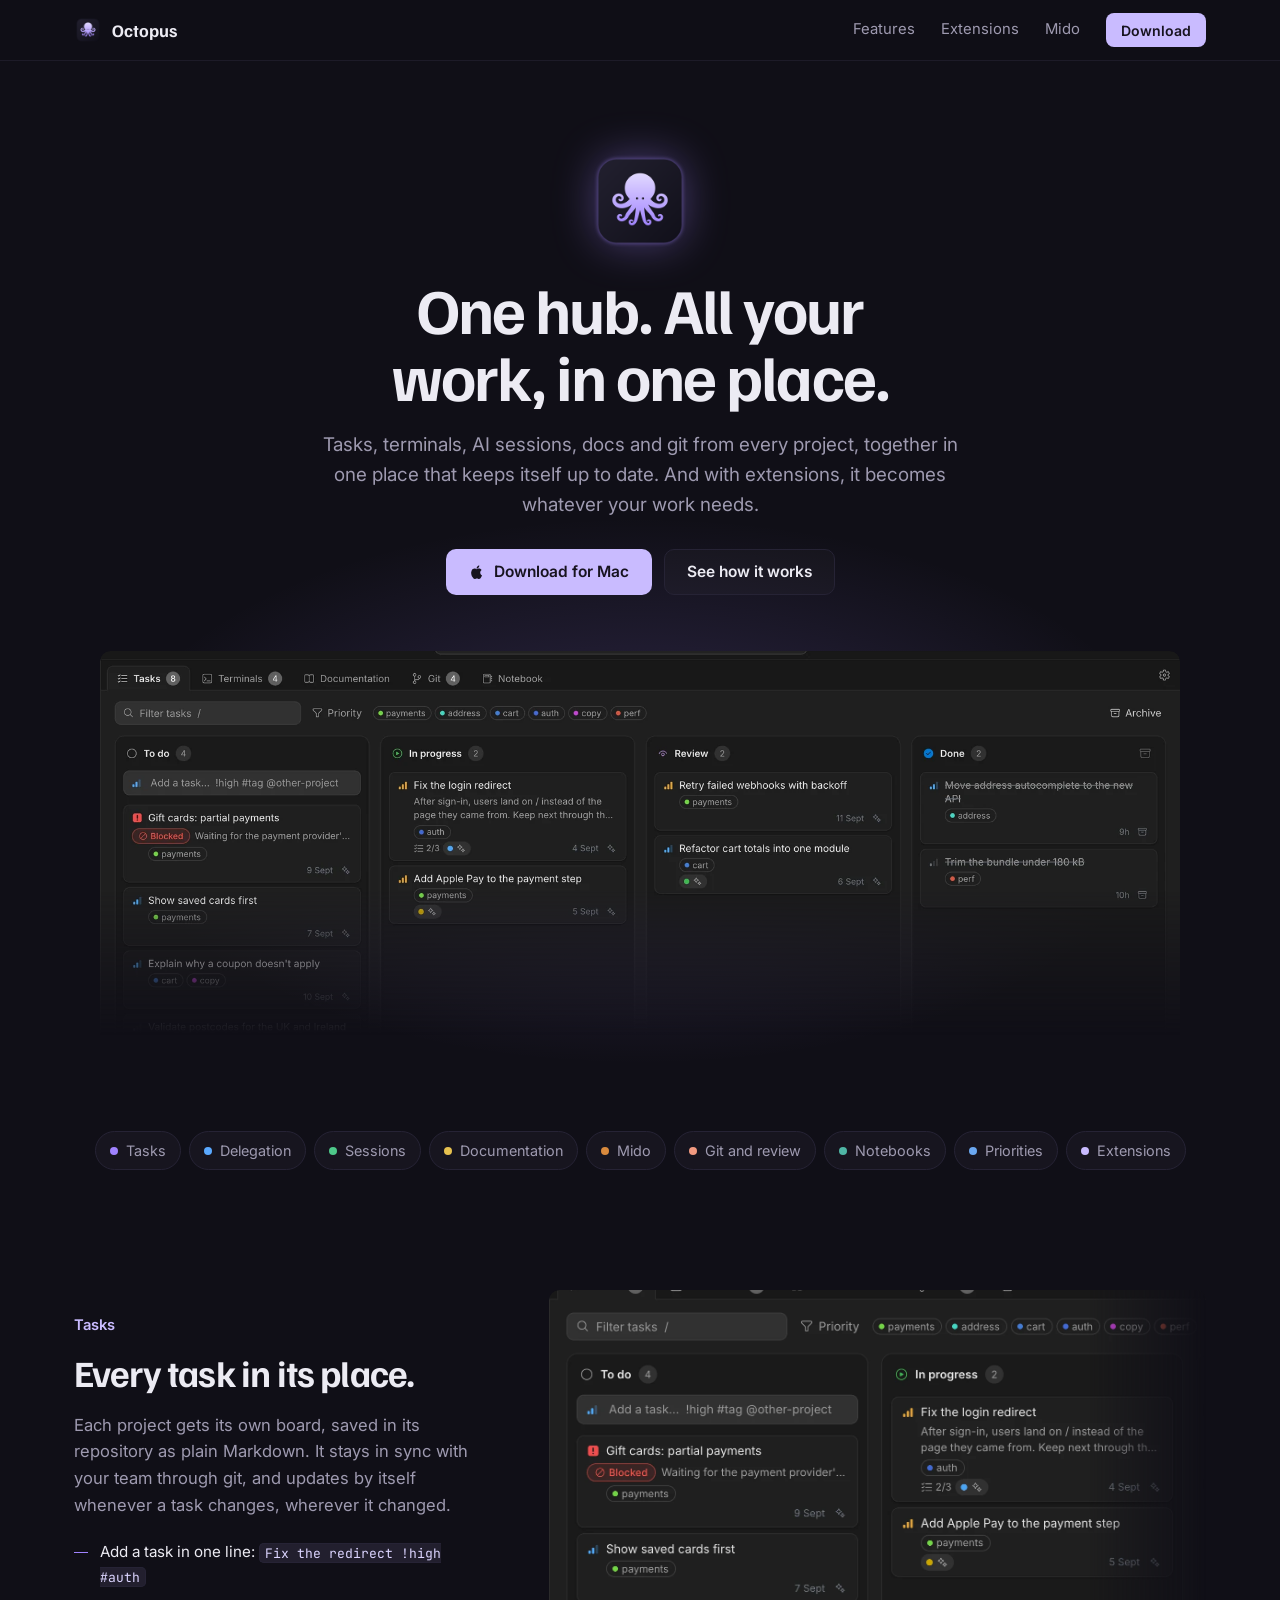
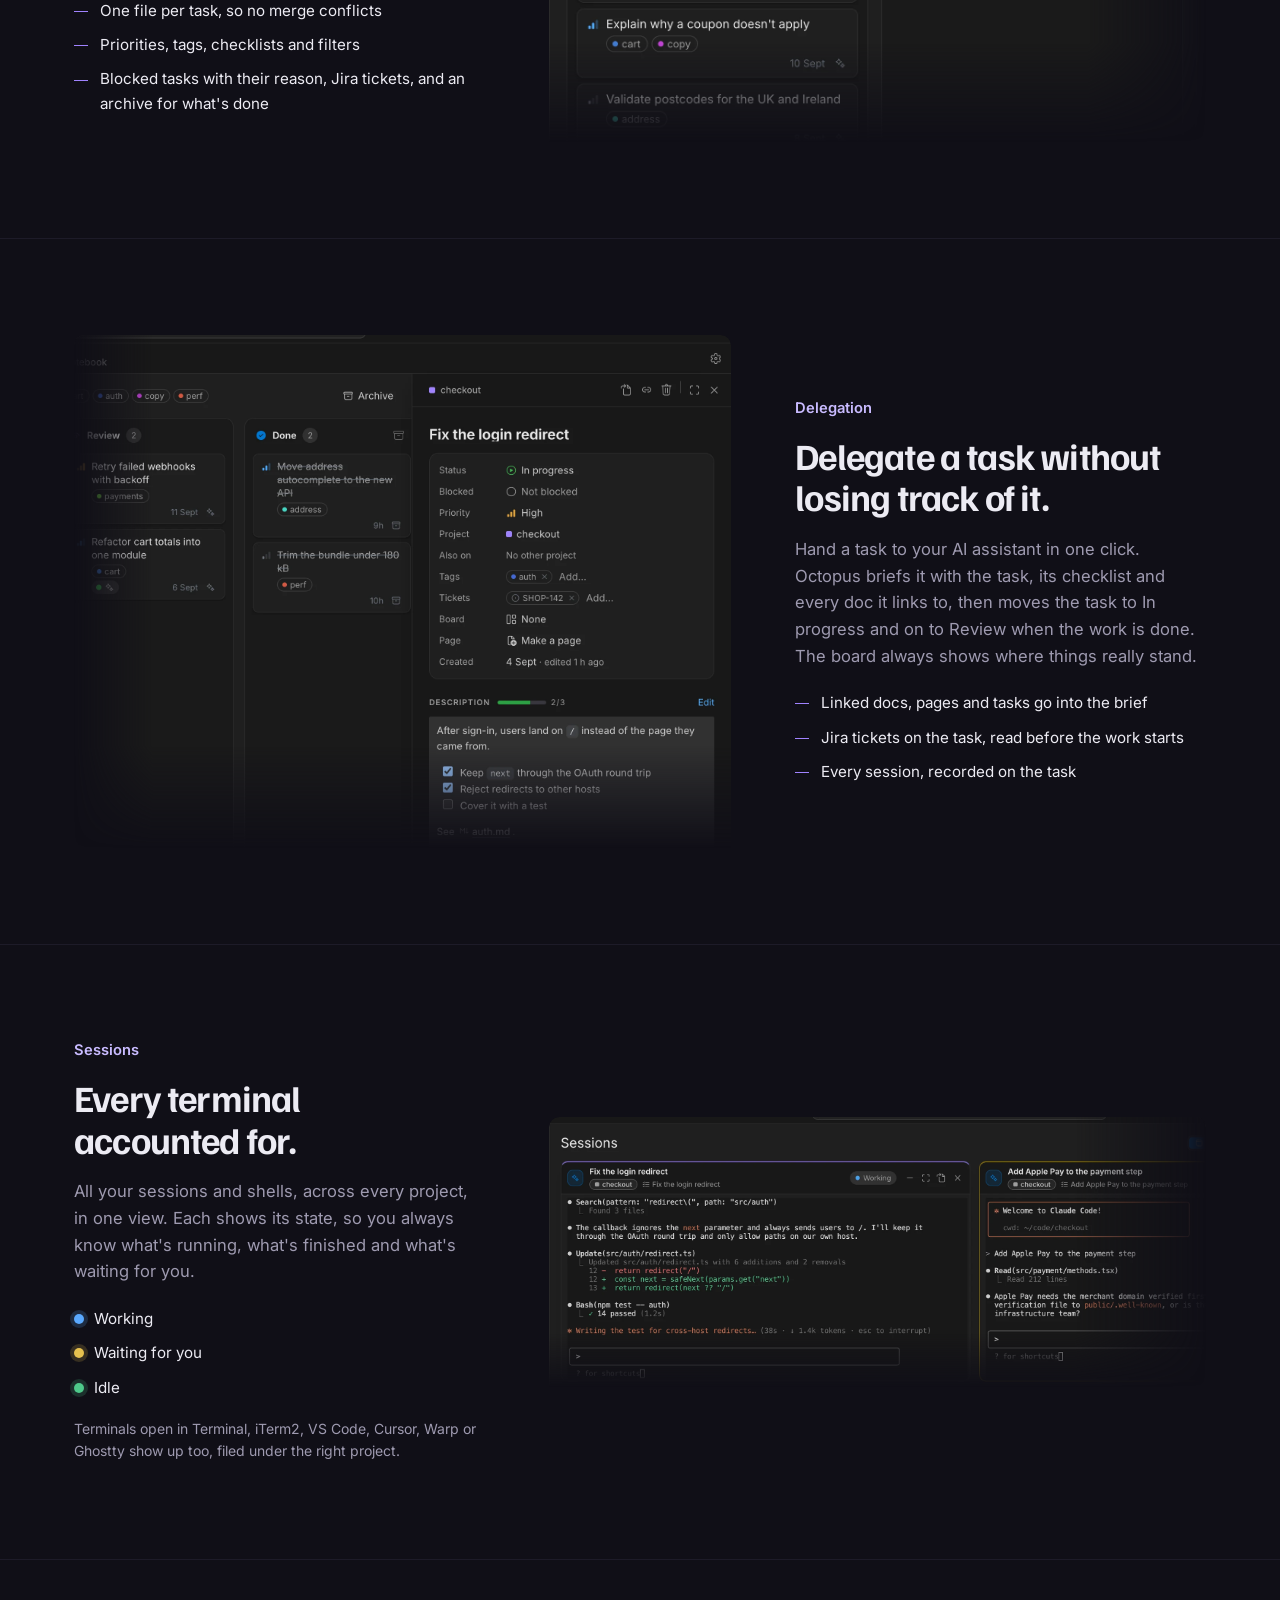
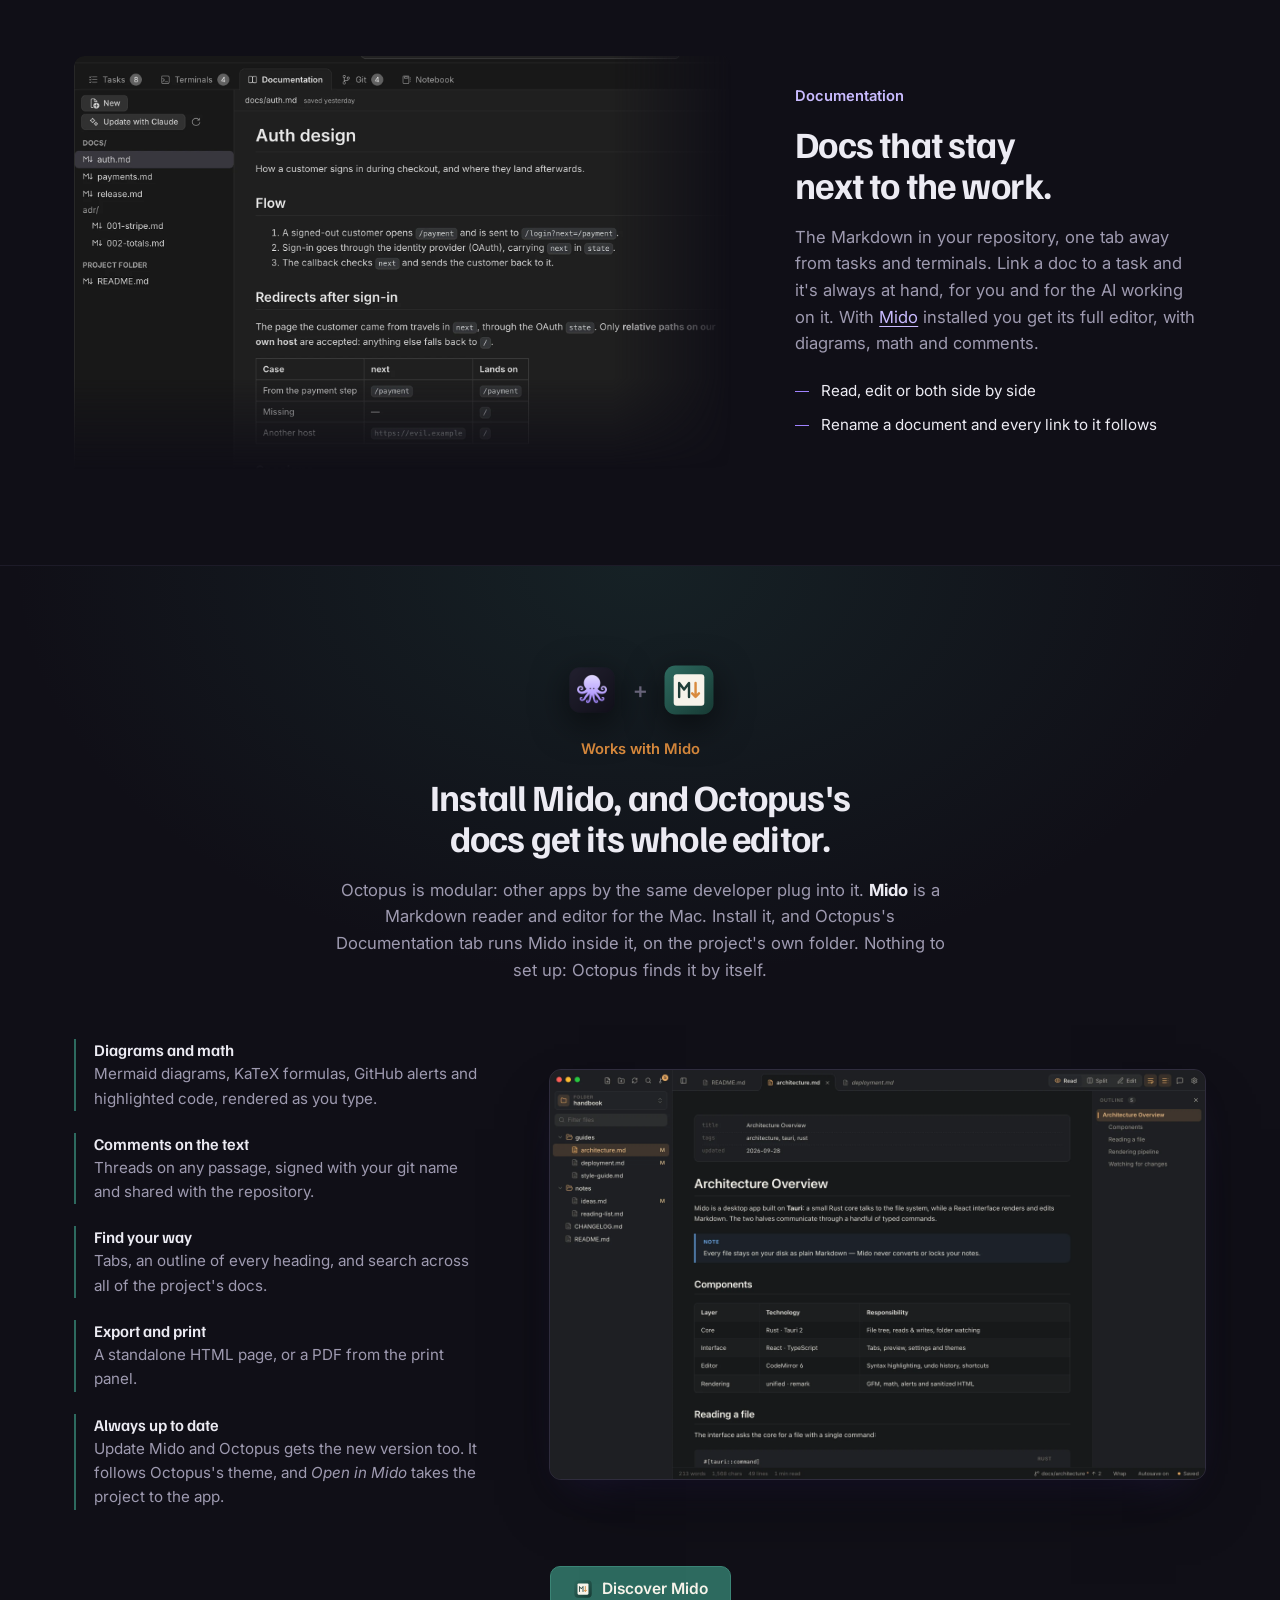
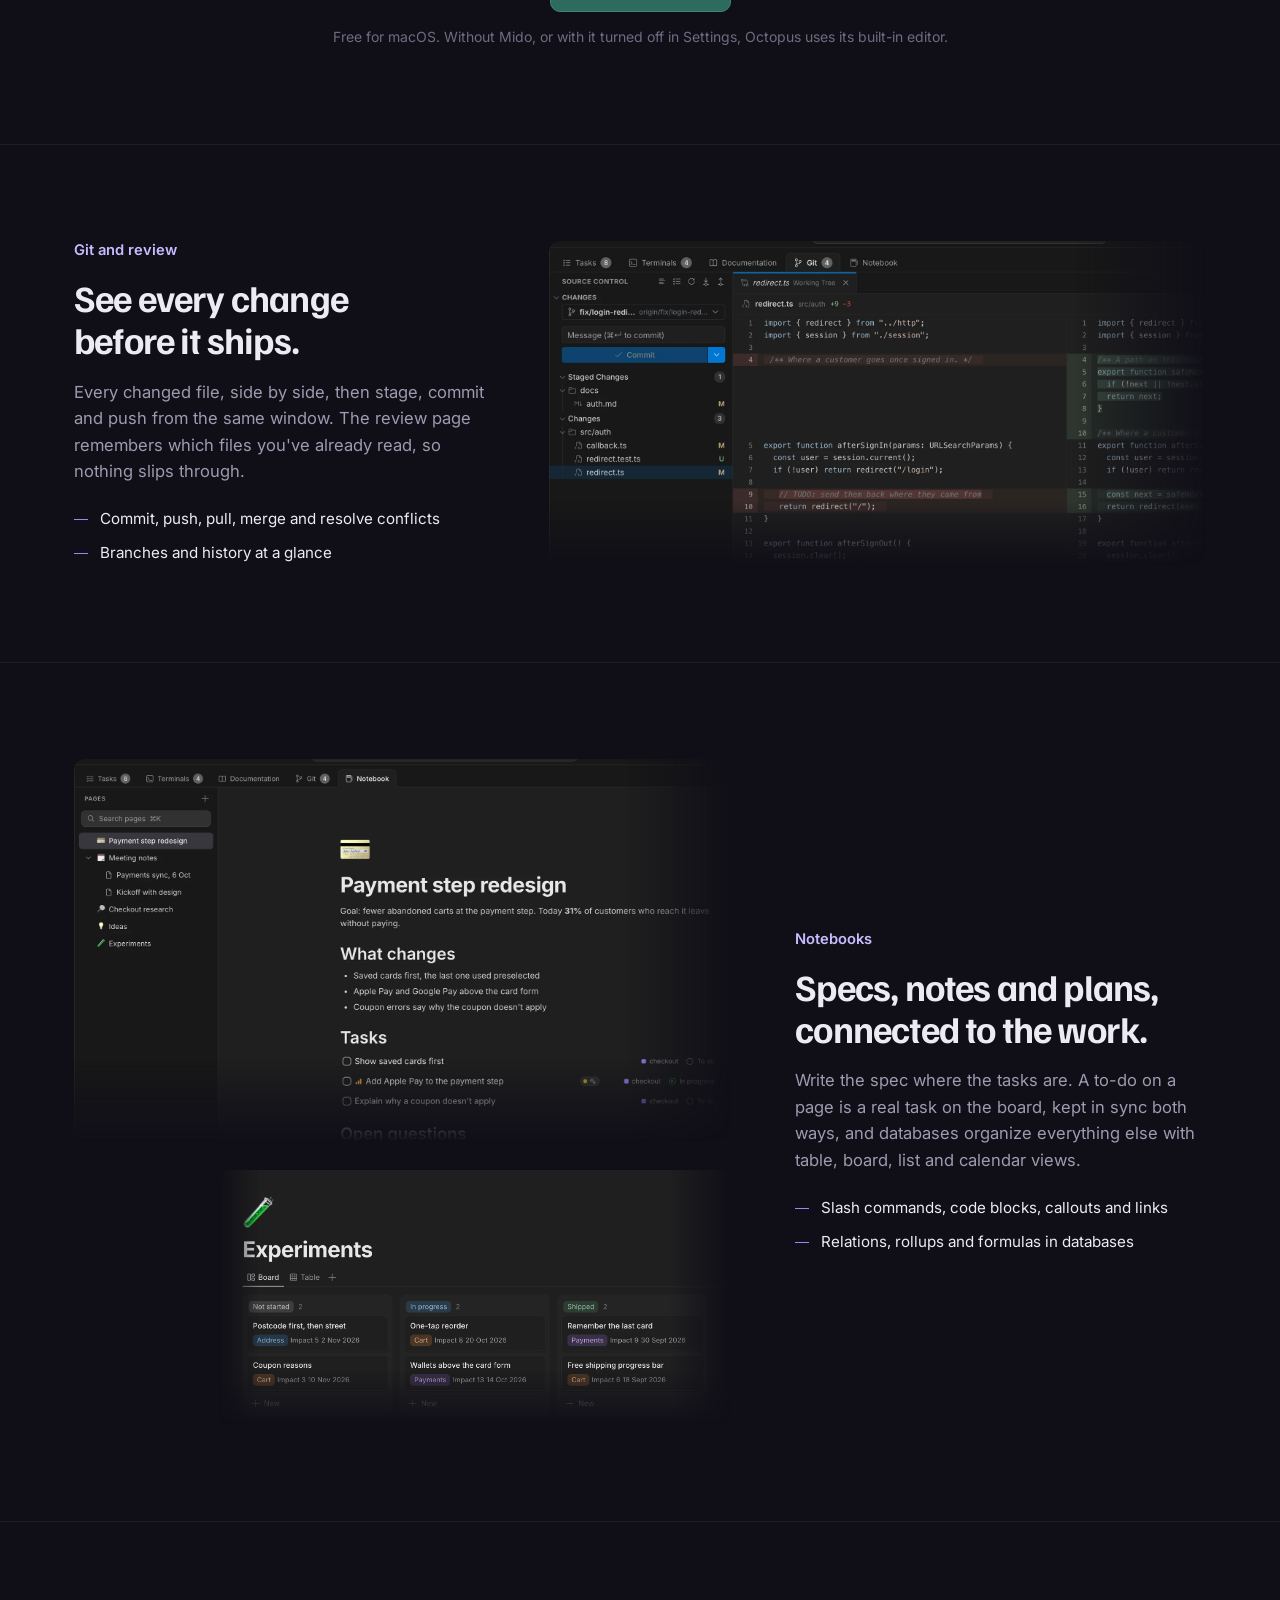
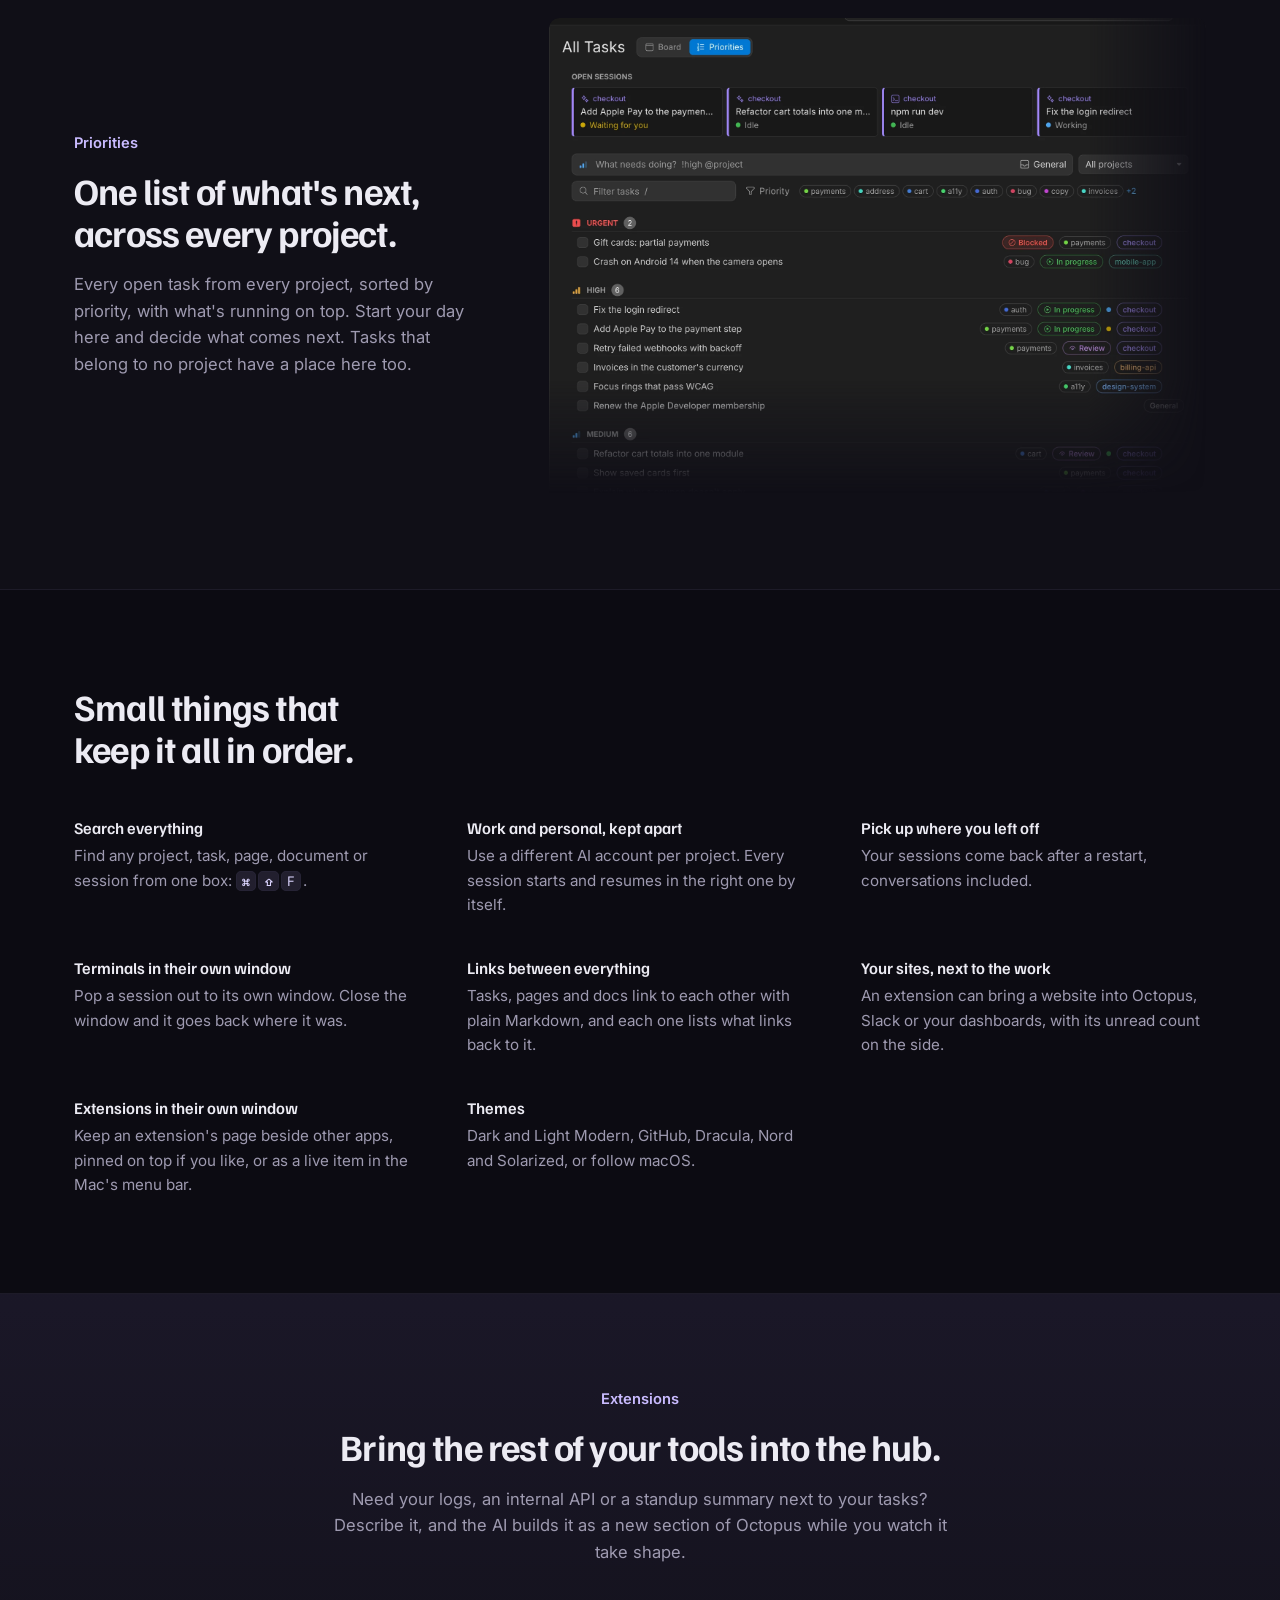
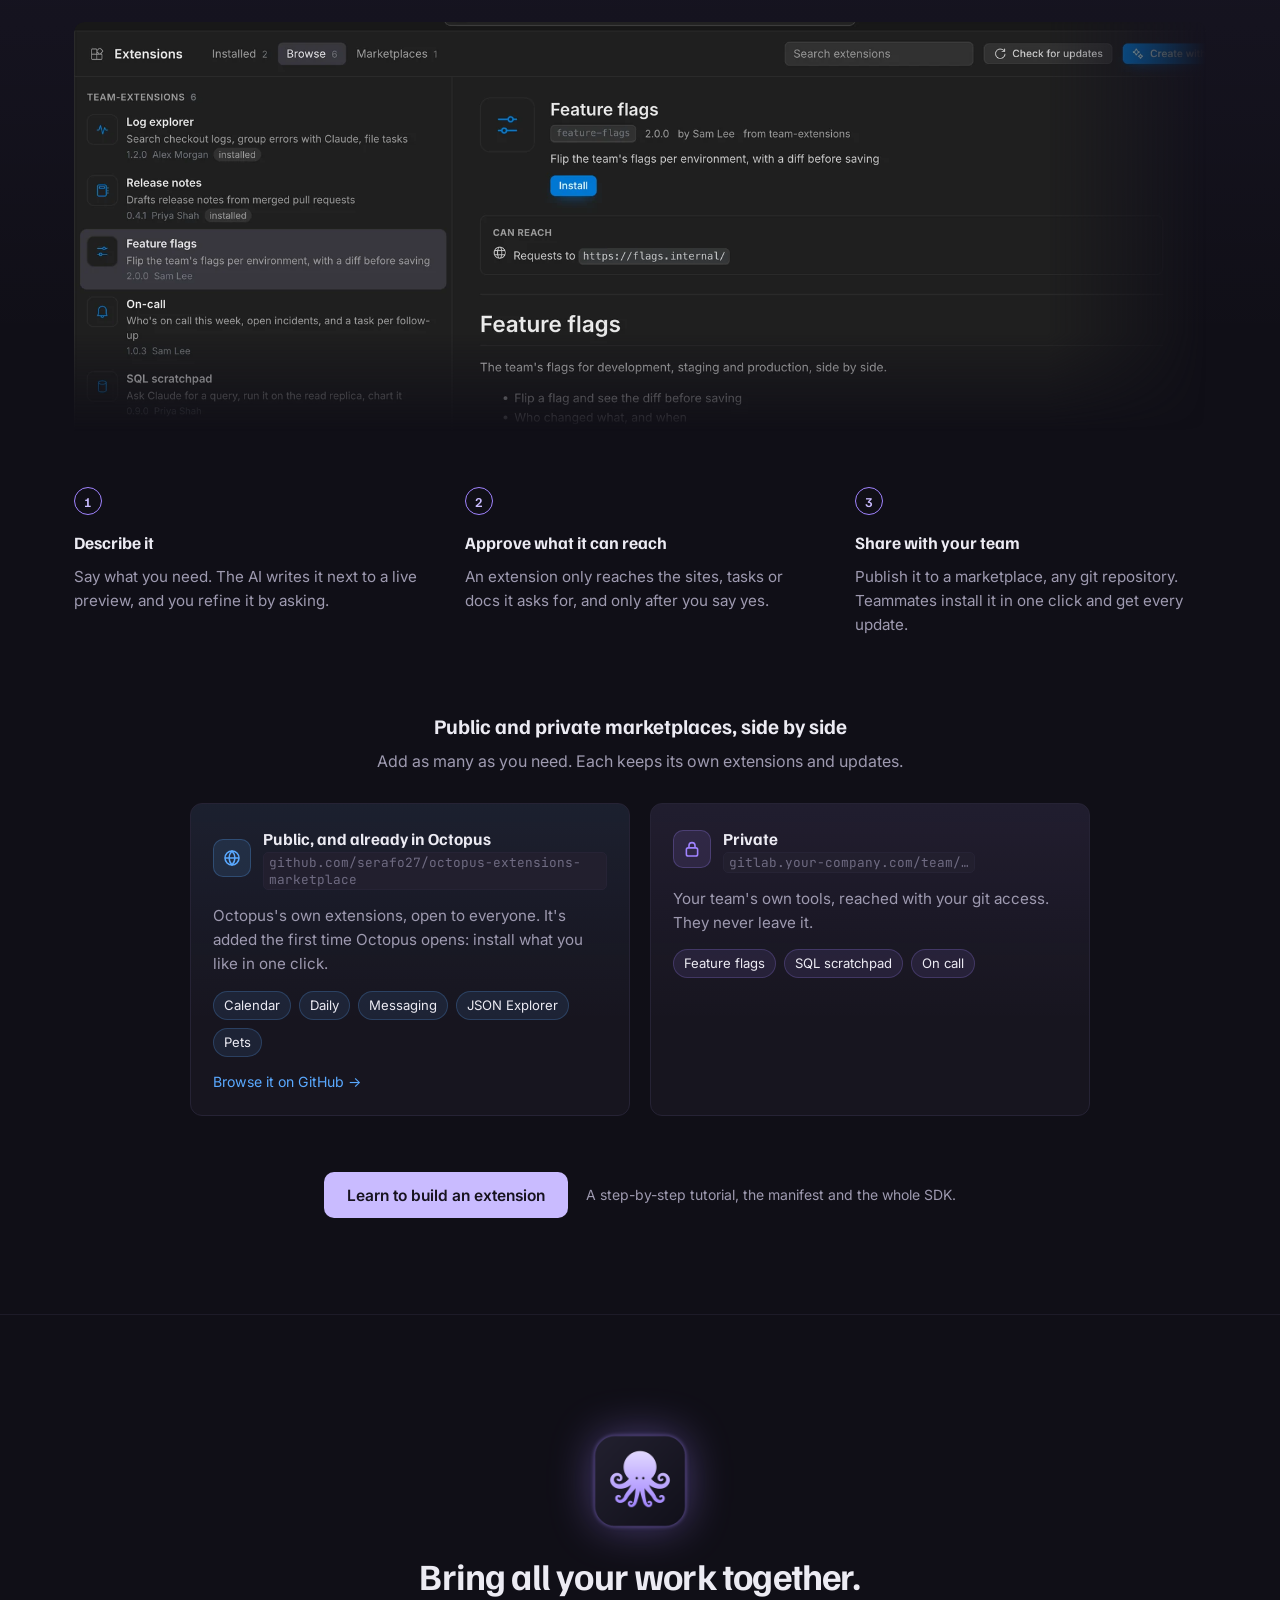
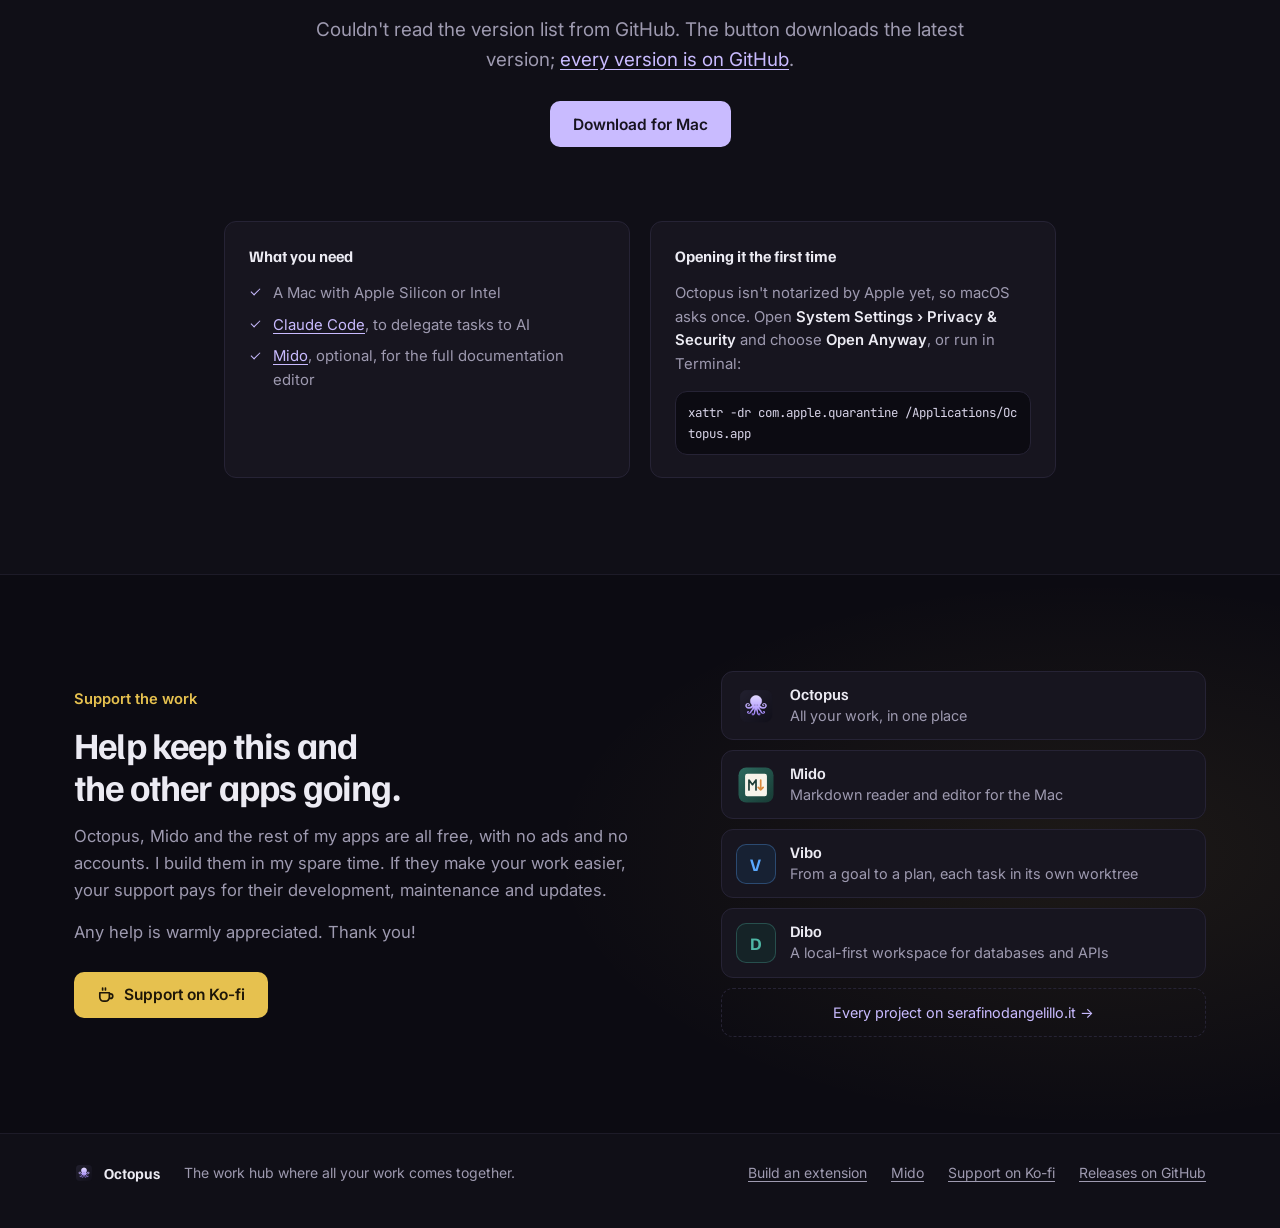
<file: docs/index.html>
<!doctype html>
<html lang="en">
<head>
  <meta charset="utf-8" />
  <meta name="viewport" content="width=device-width, initial-scale=1" />
  <title>Octopus for Mac: tasks, terminals, Claude Code sessions, docs and git in one hub</title>
  <meta name="description" content="Octopus is a free Mac work hub for software projects: Markdown task boards, terminals, Claude Code sessions, docs, notebooks and git review for every project, in one place and always up to date." />
  <link rel="canonical" href="https://serafo27.github.io/octopus-site/" />
  <meta name="robots" content="index, follow, max-image-preview:large" />
  <meta name="google-site-verification" content="oS3IrAqQsCEWiC9Gjbui34rw_EFsDYZkD96Qg3LKcAs" />
  <meta name="color-scheme" content="dark" />
  <meta name="theme-color" content="#100f17" />
  <meta property="og:type" content="website" />
  <meta property="og:site_name" content="Octopus" />
  <meta property="og:url" content="https://serafo27.github.io/octopus-site/" />
  <meta property="og:title" content="Octopus: where all your work comes together" />
  <meta property="og:description" content="Tasks, terminals, AI sessions, docs and git for every project, organized in one Mac app that keeps itself up to date." />
  <meta property="og:image" content="https://serafo27.github.io/octopus-site/assets/og.png" />
  <meta property="og:image:width" content="1200" />
  <meta property="og:image:height" content="630" />
  <meta property="og:image:alt" content="Octopus, where all your work comes together: the task board of a project, with To do, In progress and Review columns." />
  <meta name="twitter:card" content="summary_large_image" />
  <link rel="icon" type="image/png" href="assets/favicon.png" />
  <link rel="apple-touch-icon" href="assets/icon.png" />
  <script type="application/ld+json">
  {
    "@context": "https://schema.org",
    "@graph": [
      {
        "@type": "SoftwareApplication",
        "name": "Octopus",
        "url": "https://serafo27.github.io/octopus-site/",
        "description": "A Mac work hub for software projects: task boards in Markdown, terminals, Claude Code sessions, docs, notebooks and git review for every project, in one place.",
        "applicationCategory": "DeveloperApplication",
        "operatingSystem": "macOS",
        "image": "https://serafo27.github.io/octopus-site/assets/og.png",
        "screenshot": "https://serafo27.github.io/octopus-site/assets/screens/board.webp",
        "downloadUrl": "https://github.com/serafo27/octopus-site/releases/latest/download/Octopus.dmg",
        "offers": { "@type": "Offer", "price": "0", "priceCurrency": "USD" },
        "author": { "@type": "Person", "name": "Serafino D'Angelillo" }
      },
      {
        "@type": "WebSite",
        "name": "Octopus",
        "url": "https://serafo27.github.io/octopus-site/"
      }
    ]
  }
  </script>
  <link rel="preconnect" href="https://fonts.googleapis.com" />
  <link rel="preconnect" href="https://fonts.gstatic.com" crossorigin />
  <link href="https://fonts.googleapis.com/css2?family=Familjen+Grotesk:wght@500;600;700&family=Inter:wght@400;500;600&family=JetBrains+Mono:wght@400&display=swap" rel="stylesheet" />
  <link rel="stylesheet" href="styles.css?v=8" />
  <script src="site-config.js"></script>
  <script src="app.js?v=8" defer></script>
</head>
<body>
  <a class="skip" href="#main">Skip to content</a>

  <header class="top">
    <div class="wrap top-row">
      <a class="brand" href="./" aria-label="Octopus home">
        <img src="assets/icon.png" alt="" width="28" height="28" />
        <span>Octopus</span>
      </a>
      <nav aria-label="Sections">
        <a href="#features">Features</a>
        <a href="#extensions">Extensions</a>
        <a href="#mido">Mido</a>
        <a class="button small" href="#download">Download</a>
      </nav>
    </div>
  </header>

  <main id="main">
    <!-- Hero -->
    <section class="hero">
      <div class="wrap hero-copy">
        <img class="hero-icon" src="assets/icon.png" alt="" width="104" height="104" />
        <h1>One hub. All your work, in one&nbsp;place.</h1>
        <p class="lede">Tasks, terminals, AI sessions, docs and git from every project, together in one place that keeps itself up to date. And with extensions, it becomes whatever your work needs.</p>
        <div class="cta">
          <a class="button primary" href="#download" data-download-link>
            <svg aria-hidden="true" viewBox="0 0 16 16" width="16" height="16"><path fill="currentColor" d="M11.2 8.4c0-1.6 1.3-2.4 1.4-2.5-.8-1.1-2-1.3-2.4-1.3-1-.1-2 .6-2.5.6s-1.3-.6-2.2-.6C4.4 4.6 3.3 5.3 2.7 6.4c-1.2 2.1-.3 5.2.9 6.9.6.8 1.2 1.7 2.1 1.7.8 0 1.2-.5 2.2-.5s1.3.5 2.2.5c.9 0 1.5-.8 2-1.7.7-1 .9-1.9.9-2-.1 0-1.8-.7-1.8-2.9ZM9.6 3.6c.5-.6.8-1.3.7-2.1-.7 0-1.5.5-2 1.1-.4.5-.8 1.3-.7 2.1.8 0 1.5-.4 2-1.1Z"/></svg>
            <span data-download-label>Download for Mac</span>
          </a>
          <a class="button ghost" href="#features">See how it works</a>
        </div>
      </div>
      <div class="wrap wrap-wide">
        <figure class="shot crop shot-hero" style="--fb:62%"><img src="assets/screens/hero-board.webp" width="1800" height="641" data-full="assets/screens/board.webp" alt="The checkout project's task board: To do, In progress, Review and Done, with priorities, tags and the sessions working on each task." fetchpriority="high" /></figure>
      </div>
    </section>

    <!-- Feature index -->
    <nav class="index wrap" id="features" aria-label="Features">
      <a href="#tasks"><span class="dot" style="--c:#a083ff"></span>Tasks</a>
      <a href="#delegate"><span class="dot" style="--c:#5aa9ff"></span>Delegation</a>
      <a href="#sessions"><span class="dot" style="--c:#4ec98a"></span>Sessions</a>
      <a href="#docs"><span class="dot" style="--c:#e6c14f"></span>Documentation</a>
      <a href="#mido"><span class="dot" style="--c:#d98a3d"></span>Mido</a>
      <a href="#git"><span class="dot" style="--c:#f29a80"></span>Git and review</a>
      <a href="#notebooks"><span class="dot" style="--c:#4fb6a5"></span>Notebooks</a>
      <a href="#priorities"><span class="dot" style="--c:#6aa7f0"></span>Priorities</a>
      <a href="#extensions"><span class="dot" style="--c:#c9bbff"></span>Extensions</a>
    </nav>

    <!-- Features: one each -->
    <section class="feature" id="tasks">
      <div class="wrap feature-row">
        <div class="feature-copy">
          <p class="kicker">Tasks</p>
          <h2>Every task in its place.</h2>
          <p>Each project gets its own board, saved in its repository as plain Markdown. It stays in sync with your team through git, and updates by itself whenever a task changes, wherever it changed.</p>
          <ul class="points">
            <li>Add a task in one line: <code>Fix the redirect !high #auth</code></li>
            <li>One file per task, so no merge conflicts</li>
            <li>Priorities, tags, checklists and filters</li>
            <li>Blocked tasks with their reason, Jira tickets, and an archive for what's done</li>
          </ul>
        </div>
        <figure class="shot crop" style="--fr:82%;--fb:78%"><img src="assets/screens/tasks-crop.webp" width="1428" height="981" data-full="assets/screens/board.webp" loading="lazy" alt="The checkout project's task board with To do, In progress, Review and Done columns." /></figure>
      </div>
    </section>

    <section class="feature flip" id="delegate">
      <div class="wrap feature-row">
        <div class="feature-copy">
          <p class="kicker">Delegation</p>
          <h2>Delegate a task without losing track of it.</h2>
          <p>Hand a task to your AI assistant in one click. Octopus briefs it with the task, its checklist and every doc it links to, then moves the task to In progress and on to Review when the work is done. The board always shows where things really stand.</p>
          <ul class="points">
            <li>Linked docs, pages and tasks go into the brief</li>
            <li>Jira tickets on the task, read before the work starts</li>
            <li>Every session, recorded on the task</li>
          </ul>
        </div>
        <figure class="shot crop" style="--fl:12%;--fb:80%"><img src="assets/screens/task-crop.webp" width="1728" height="1350" data-full="assets/screens/task.webp" loading="lazy" alt="A task's details beside the board: status, blocked, priority, tags, a Jira ticket, a description with a checklist, the page that links to it and the session working on it." /></figure>
      </div>
    </section>

    <section class="feature" id="sessions">
      <div class="wrap feature-row">
        <div class="feature-copy">
          <p class="kicker">Sessions</p>
          <h2>Every terminal accounted for.</h2>
          <p>All your sessions and shells, across every project, in one view. Each shows its state, so you always know what's running, what's finished and what's waiting for you.</p>
          <ul class="points states">
            <li><span class="dot" style="--c:var(--working)"></span>Working</li>
            <li><span class="dot" style="--c:var(--waiting)"></span>Waiting for you</li>
            <li><span class="dot" style="--c:var(--idle)"></span>Idle</li>
          </ul>
          <p class="small">Terminals open in Terminal, iTerm2, VS Code, Cursor, Warp or Ghostty show up too, filed under the right project.</p>
        </div>
        <figure class="shot crop" style="--fr:80%;--fb:80%"><img src="assets/screens/sessions-crop.webp" width="1800" height="739" data-full="assets/screens/sessions.webp" loading="lazy" alt="The Sessions view: four terminals in a grid, one working, one waiting for an answer, one idle, and a dev server." /></figure>
      </div>
    </section>

    <section class="feature flip" id="docs">
      <div class="wrap feature-row">
        <div class="feature-copy">
          <p class="kicker">Documentation</p>
          <h2>Docs that stay next to the work.</h2>
          <p>The Markdown in your repository, one tab away from tasks and terminals. Link a doc to a task and it's always at hand, for you and for the AI working on it. With <a href="#mido">Mido</a> installed you get its full editor, with diagrams, math and comments.</p>
          <ul class="points">
            <li>Read, edit or both side by side</li>
            <li>Rename a document and every link to it follows</li>
          </ul>
        </div>
        <figure class="shot crop" style="--fr:82%;--fb:78%"><img src="assets/screens/docs-crop.webp" width="1800" height="1131" data-full="assets/screens/docs.webp" loading="lazy" alt="The Documentation tab showing docs/auth.md with headings, a list and a table." /></figure>
      </div>
    </section>

    <!-- Mido: a companion app that plugs into Octopus -->
    <section class="feature mido" id="mido">
      <div class="wrap">
        <div class="mido-head">
          <div class="mido-pair" aria-hidden="true">
            <img src="assets/icon.png" alt="" width="56" height="56" />
            <span class="mido-plus">+</span>
            <img src="assets/mido/icon.svg" alt="" width="56" height="56" />
          </div>
          <p class="kicker">Works with Mido</p>
          <h2>Install Mido, and Octopus's docs get its whole editor.</h2>
          <p>Octopus is modular: other apps by the same developer plug into it. <b>Mido</b> is a Markdown reader and editor for the Mac. Install it, and Octopus's Documentation tab runs Mido inside it, on the project's own folder. Nothing to set up: Octopus finds it by itself.</p>
        </div>
        <div class="feature-row">
          <ul class="mido-gains">
            <li><b>Diagrams and math</b>Mermaid diagrams, KaTeX formulas, GitHub alerts and highlighted code, rendered as you type.</li>
            <li><b>Comments on the text</b>Threads on any passage, signed with your git name and shared with the repository.</li>
            <li><b>Find your way</b>Tabs, an outline of every heading, and search across all of the project's docs.</li>
            <li><b>Export and print</b>A standalone HTML page, or a PDF from the print panel.</li>
            <li><b>Always up to date</b>Update Mido and Octopus gets the new version too. It follows Octopus's theme, and <i>Open in Mido</i> takes the project to the app.</li>
          </ul>
          <figure class="shot own-lights"><img src="assets/mido/read.webp" width="2880" height="1800" loading="lazy" alt="Mido showing architecture.md: the folder's files on the left, a front matter card, a note, a table and the document's outline on the right." /></figure>
        </div>
        <div class="mido-cta">
          <a class="button mido-button" href="https://serafo27.github.io/mido/" rel="noopener">
            <img src="assets/mido/icon.svg" alt="" width="20" height="20" />
            Discover Mido
          </a>
        </div>
        <p class="small mido-note">Free for macOS. Without Mido, or with it turned off in Settings, Octopus uses its built-in editor.</p>
      </div>
    </section>

    <section class="feature" id="git">
      <div class="wrap feature-row">
        <div class="feature-copy">
          <p class="kicker">Git and review</p>
          <h2>See every change before it ships.</h2>
          <p>Every changed file, side by side, then stage, commit and push from the same window. The review page remembers which files you've already read, so nothing slips through.</p>
          <ul class="points">
            <li>Commit, push, pull, merge and resolve conflicts</li>
            <li>Branches and history at a glance</li>
          </ul>
        </div>
        <figure class="shot crop" style="--fr:80%;--fb:80%"><img src="assets/screens/git-crop.webp" width="1800" height="890" data-full="assets/screens/git.webp" loading="lazy" alt="The Git tab: changed files on the left and a side-by-side diff of src/auth/redirect.ts." /></figure>
      </div>
    </section>

    <section class="feature flip" id="notebooks">
      <div class="wrap feature-row">
        <div class="feature-copy">
          <p class="kicker">Notebooks</p>
          <h2>Specs, notes and plans, connected to the work.</h2>
          <p>Write the spec where the tasks are. A to-do on a page is a real task on the board, kept in sync both ways, and databases organize everything else with table, board, list and calendar views.</p>
          <ul class="points">
            <li>Slash commands, code blocks, callouts and links</li>
            <li>Relations, rollups and formulas in databases</li>
          </ul>
        </div>
        <div class="shot-pair">
          <figure class="shot crop" style="--fr:84%;--fb:78%"><img src="assets/screens/notebook-crop.webp" width="1800" height="1049" data-full="assets/screens/notebook.webp" loading="lazy" alt="A notebook page, Payment step redesign, with headings, lists and three tasks embedded with their status." /></figure>
          <figure class="shot crop" style="--fl:8%;--fr:88%;--fb:78%"><img src="assets/screens/database-crop.webp" width="1771" height="882" data-full="assets/screens/database.webp" loading="lazy" alt="A database, Experiments, in a board view grouped by status." /></figure>
        </div>
      </div>
    </section>

    <section class="feature" id="priorities">
      <div class="wrap feature-row">
        <div class="feature-copy">
          <p class="kicker">Priorities</p>
          <h2>One list of what's next, across every project.</h2>
          <p>Every open task from every project, sorted by priority, with what's running on top. Start your day here and decide what comes next. Tasks that belong to no project have a place here too.</p>
        </div>
        <figure class="shot crop" style="--fr:82%;--fb:76%"><img src="assets/screens/priorities-crop.webp" width="1800" height="1301" data-full="assets/screens/priorities.webp" loading="lazy" alt="All Tasks in the Priorities view: open sessions on top, then tasks from four projects grouped as urgent, high and medium." /></figure>
      </div>
    </section>

    <!-- The rest, briefly -->
    <section class="more">
      <div class="wrap">
        <h2 class="more-title">Small things that keep it all in order.</h2>
        <dl class="more-grid">
          <div><dt>Search everything</dt><dd>Find any project, task, page, document or session from one box: <kbd>⌘</kbd><kbd>⇧</kbd><kbd>F</kbd>.</dd></div>
          <div><dt>Work and personal, kept apart</dt><dd>Use a different AI account per project. Every session starts and resumes in the right one by itself.</dd></div>
          <div><dt>Pick up where you left off</dt><dd>Your sessions come back after a restart, conversations included.</dd></div>
          <div><dt>Terminals in their own window</dt><dd>Pop a session out to its own window. Close the window and it goes back where it was.</dd></div>
          <div><dt>Links between everything</dt><dd>Tasks, pages and docs link to each other with plain Markdown, and each one lists what links back to it.</dd></div>
          <div><dt>Your sites, next to the work</dt><dd>An extension can bring a website into Octopus, Slack or your dashboards, with its unread count on the side.</dd></div>
          <div><dt>Extensions in their own window</dt><dd>Keep an extension's page beside other apps, pinned on top if you like, or as a live item in the Mac's menu bar.</dd></div>
          <div><dt>Themes</dt><dd>Dark and Light Modern, GitHub, Dracula, Nord and Solarized, or follow macOS.</dd></div>
        </dl>
      </div>
    </section>

    <!-- Extensions -->
    <section class="feature extensions" id="extensions">
      <div class="wrap">
        <div class="ext-head">
          <p class="kicker">Extensions</p>
          <h2>Bring the rest of your tools into the hub.</h2>
          <p>Need your logs, an internal API or a standup summary next to your tasks? Describe it, and the AI builds it as a new section of Octopus while you watch it take shape.</p>
        </div>
        <figure class="shot crop" style="--fr:86%;--fb:76%"><img src="assets/screens/extensions-crop.webp" width="1800" height="651" data-full="assets/screens/extensions.webp" loading="lazy" alt="The Extensions section: a team marketplace with six extensions, and the details of Feature flags with what it can reach." /></figure>
        <ol class="ext-steps">
          <li>
            <h3>Describe it</h3>
            <p>Say what you need. The AI writes it next to a live preview, and you refine it by asking.</p>
          </li>
          <li>
            <h3>Approve what it can reach</h3>
            <p>An extension only reaches the sites, tasks or docs it asks for, and only after you say yes.</p>
          </li>
          <li>
            <h3>Share with your team</h3>
            <p>Publish it to a marketplace, any git repository. Teammates install it in one click and get every update.</p>
          </li>
        </ol>
        <div class="markets">
          <div class="markets-head">
            <h3>Public and private marketplaces, side by side</h3>
            <p>Add as many as you need. Each keeps its own extensions and updates.</p>
          </div>
          <div class="markets-grid">
            <a class="market-card public" href="https://github.com/serafo27/octopus-extensions-marketplace">
              <div class="market-top">
                <span class="market-icon"><svg aria-hidden="true" viewBox="0 0 16 16" width="18" height="18"><g fill="none" stroke="currentColor" stroke-width="1.4"><circle cx="8" cy="8" r="6.2"/><path d="M1.8 8h12.4M8 1.8c1.9 2 2.6 4 2.6 6.2S9.9 12.2 8 14.2C6.1 12.2 5.4 10.2 5.4 8S6.1 3.8 8 1.8Z"/></g></svg></span>
                <div><b>Public, and already in Octopus</b><code>github.com/serafo27/octopus-extensions-marketplace</code></div>
              </div>
              <p>Octopus's own extensions, open to everyone. It's added the first time Octopus opens: install what you like in one click.</p>
              <ul class="market-chips"><li>Calendar</li><li>Daily</li><li>Messaging</li><li>JSON Explorer</li><li>Pets</li></ul>
              <span class="market-link">Browse it on GitHub &rarr;</span>
            </a>
            <div class="market-card private">
              <div class="market-top">
                <span class="market-icon"><svg aria-hidden="true" viewBox="0 0 16 16" width="18" height="18"><g fill="none" stroke="currentColor" stroke-width="1.4" stroke-linejoin="round"><rect x="3" y="7" width="10" height="7.2" rx="1.6"/><path d="M5.3 7V5a2.7 2.7 0 0 1 5.4 0v2"/></g></svg></span>
                <div><b>Private</b><code>gitlab.your-company.com/team/…</code></div>
              </div>
              <p>Your team's own tools, reached with your git access. They never leave it.</p>
              <ul class="market-chips"><li>Feature flags</li><li>SQL scratchpad</li><li>On call</li></ul>
            </div>
          </div>
        </div>
        <div class="ext-cta">
          <a class="button primary" href="extensions/">Learn to build an extension</a>
          <span class="small">A step-by-step tutorial, the manifest and the whole SDK.</span>
        </div>
      </div>
    </section>

    <!-- Download -->
    <section class="download" id="download">
      <div class="wrap download-card">
        <img src="assets/icon.png" alt="" width="96" height="96" />
        <h2>Bring all your work together.</h2>
        <p class="lede" data-release-summary>Looking up the latest version…</p>
        <div class="cta">
          <a class="button primary" href="#" data-download-link hidden>
            <span data-download-label>Download for Mac</span>
          </a>
        </div>
        <p class="small" data-download-alt></p>
      </div>

      <div class="wrap download-info">
        <div class="info-card">
          <h3>What you need</h3>
          <ul class="checklist">
            <li>A Mac with Apple Silicon or Intel</li>
            <li><a href="https://docs.claude.com/en/docs/claude-code/overview" rel="noopener">Claude Code</a>, to delegate tasks to AI</li>
            <li><a href="https://serafo27.github.io/mido/" rel="noopener">Mido</a>, optional, for the full documentation editor</li>
          </ul>
        </div>
        <div class="info-card">
          <h3>Opening it the first time</h3>
          <p>Octopus isn't notarized by Apple yet, so macOS asks once. Open <b>System Settings › Privacy &amp; Security</b> and choose <b>Open Anyway</b>, or run in Terminal:</p>
          <pre class="code"><code>xattr -dr com.apple.quarantine /Applications/Octopus.app</code></pre>
        </div>
      </div>

      <div class="wrap releases-wrap" data-releases-wrap hidden>
        <h3>Earlier versions</h3>
        <ul class="releases" data-releases></ul>
        <details class="releases-more" data-releases-more hidden>
          <summary data-releases-more-label>More versions</summary>
          <ul class="releases" data-releases-more-list></ul>
        </details>
      </div>
    </section>

    <!-- Support: every app is free; Ko-fi pays for the work -->
    <section class="support" id="support">
      <div class="wrap support-card">
        <div class="support-copy">
          <p class="kicker">Support the work</p>
          <h2>Help keep this and the other apps going.</h2>
          <p>Octopus, Mido and the rest of my apps are all free, with no ads and no accounts. I build them in my spare time. If they make your work easier, your support pays for their development, maintenance and updates.</p>
          <p>Any help is warmly appreciated. Thank you!</p>
          <div class="support-cta">
            <a class="button kofi" href="https://ko-fi.com/heptartle" rel="noopener">
              <svg aria-hidden="true" viewBox="0 0 16 16" width="18" height="18"><path fill="none" stroke="currentColor" stroke-width="1.5" stroke-linecap="round" stroke-linejoin="round" d="M2.5 6h8.5v4a3.5 3.5 0 0 1-3.5 3.5h-1.5A3.5 3.5 0 0 1 2.5 10V6Zm8.5 1h1a2 2 0 0 1 0 4h-1.2M5 1.8v1.7M7.5 1.8v1.7"/></svg>
              Support on Ko-fi
            </a>
          </div>
        </div>
        <ul class="apps" aria-label="The apps you support">
          <li><a href="./"><img src="assets/icon.png" alt="" width="40" height="40" /><span><b>Octopus</b>All your work, in one place</span></a></li>
          <li><a href="https://serafo27.github.io/mido/" rel="noopener"><img src="assets/mido/icon.svg" alt="" width="40" height="40" /><span><b>Mido</b>Markdown reader and editor for the Mac</span></a></li>
          <li><a href="https://viboai.net" rel="noopener"><span class="app-mark" style="--c:#5aa9ff">V</span><span><b>Vibo</b>From a goal to a plan, each task in its own worktree</span></a></li>
          <li><a href="https://serafo27.github.io/dibo-releases/" rel="noopener"><span class="app-mark" style="--c:#4fb6a5">D</span><span><b>Dibo</b>A local-first workspace for databases and APIs</span></a></li>
          <li class="apps-more"><a href="https://serafinodangelillo.it" rel="noopener">Every project on serafinodangelillo.it →</a></li>
        </ul>
      </div>
    </section>
  </main>

  <footer class="foot">
    <div class="wrap foot-row">
      <span class="brand"><img src="assets/icon.png" alt="" width="20" height="20" /> Octopus</span>
      <span class="small grow">The work hub where all your work comes together.</span>
      <a class="small" href="extensions/">Build an extension</a>
      <a class="small" href="https://serafo27.github.io/mido/" rel="noopener">Mido</a>
      <a class="small" href="https://ko-fi.com/heptartle" rel="noopener">Support on Ko-fi</a>
      <a class="small" data-repo-link href="https://github.com/serafo27/octopus-site/releases">Releases on GitHub</a>
    </div>
  </footer>

  <dialog class="lightbox" data-lightbox aria-label="Screenshot">
    <img alt="" />
    <button type="button" class="lightbox-close" aria-label="Close">×</button>
  </dialog>
  <script src="to-top.js?v=7" defer></script>
</body>
</html>
</file>
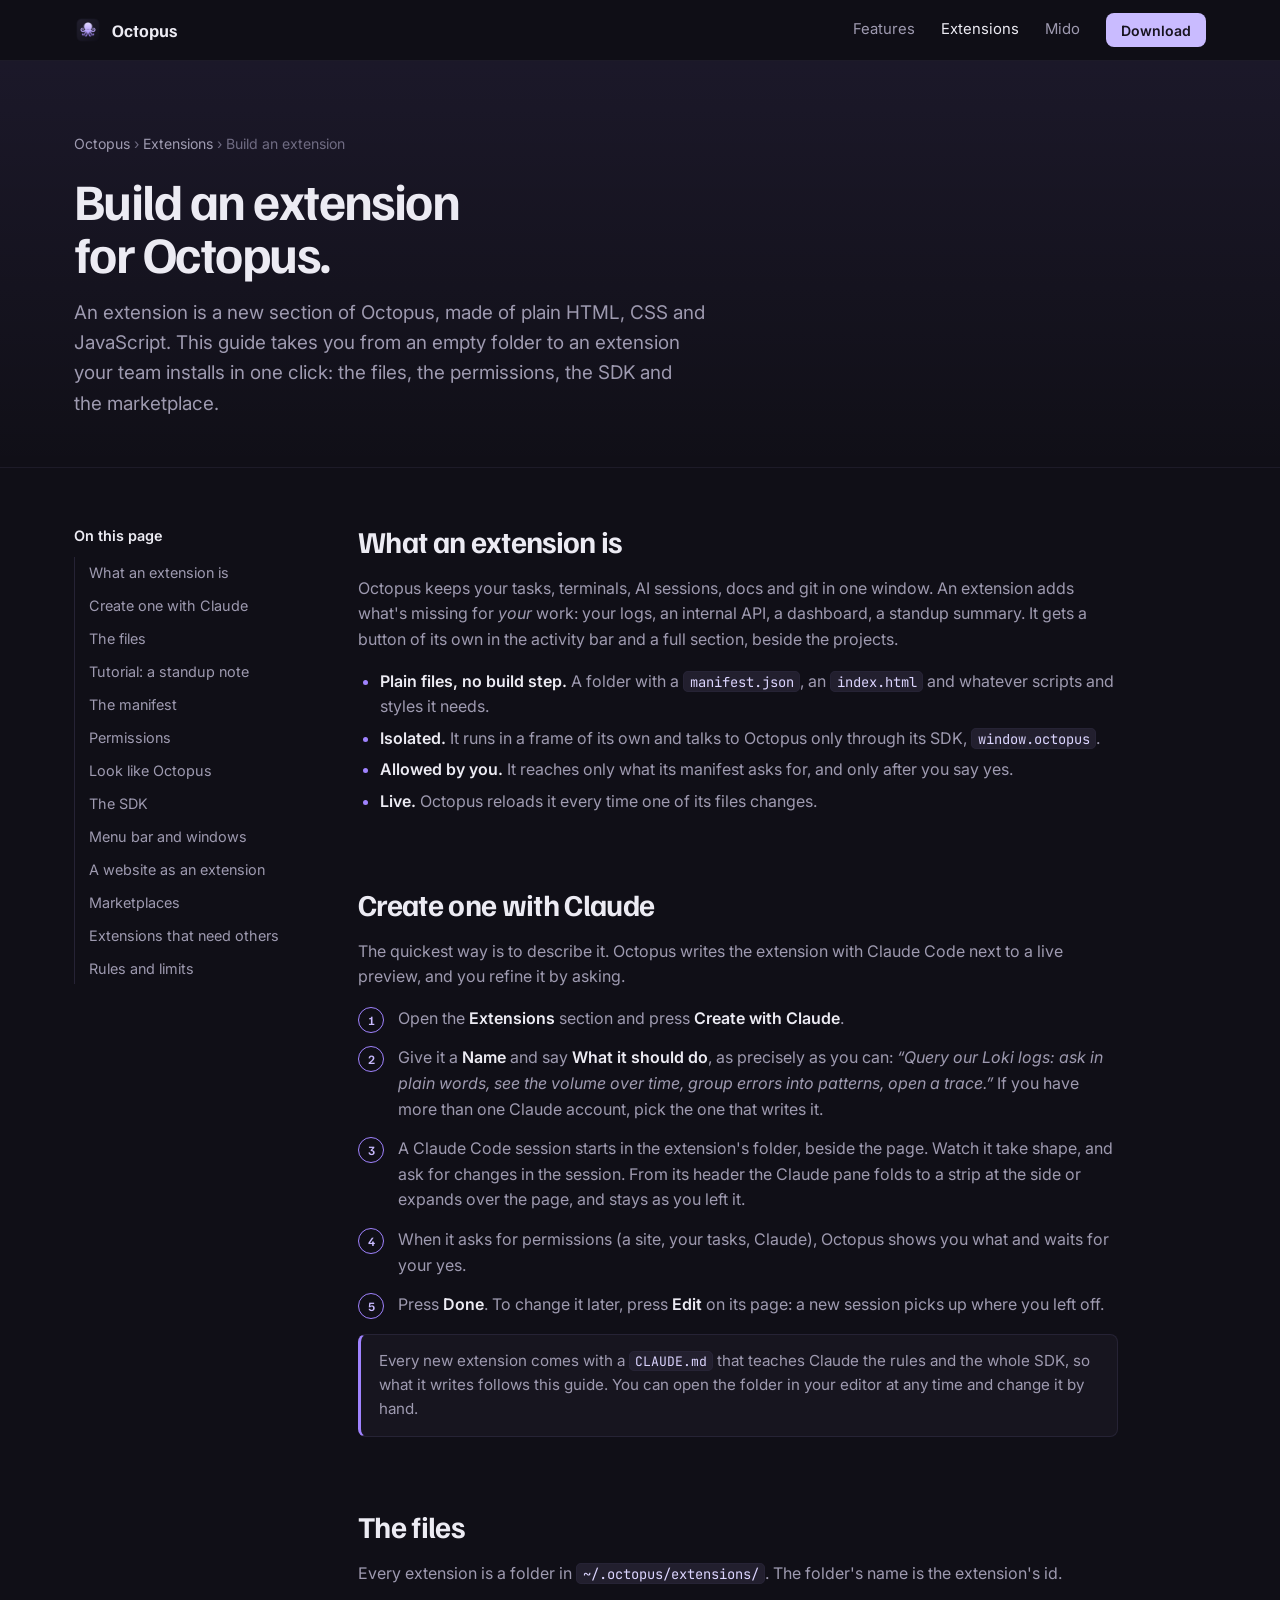
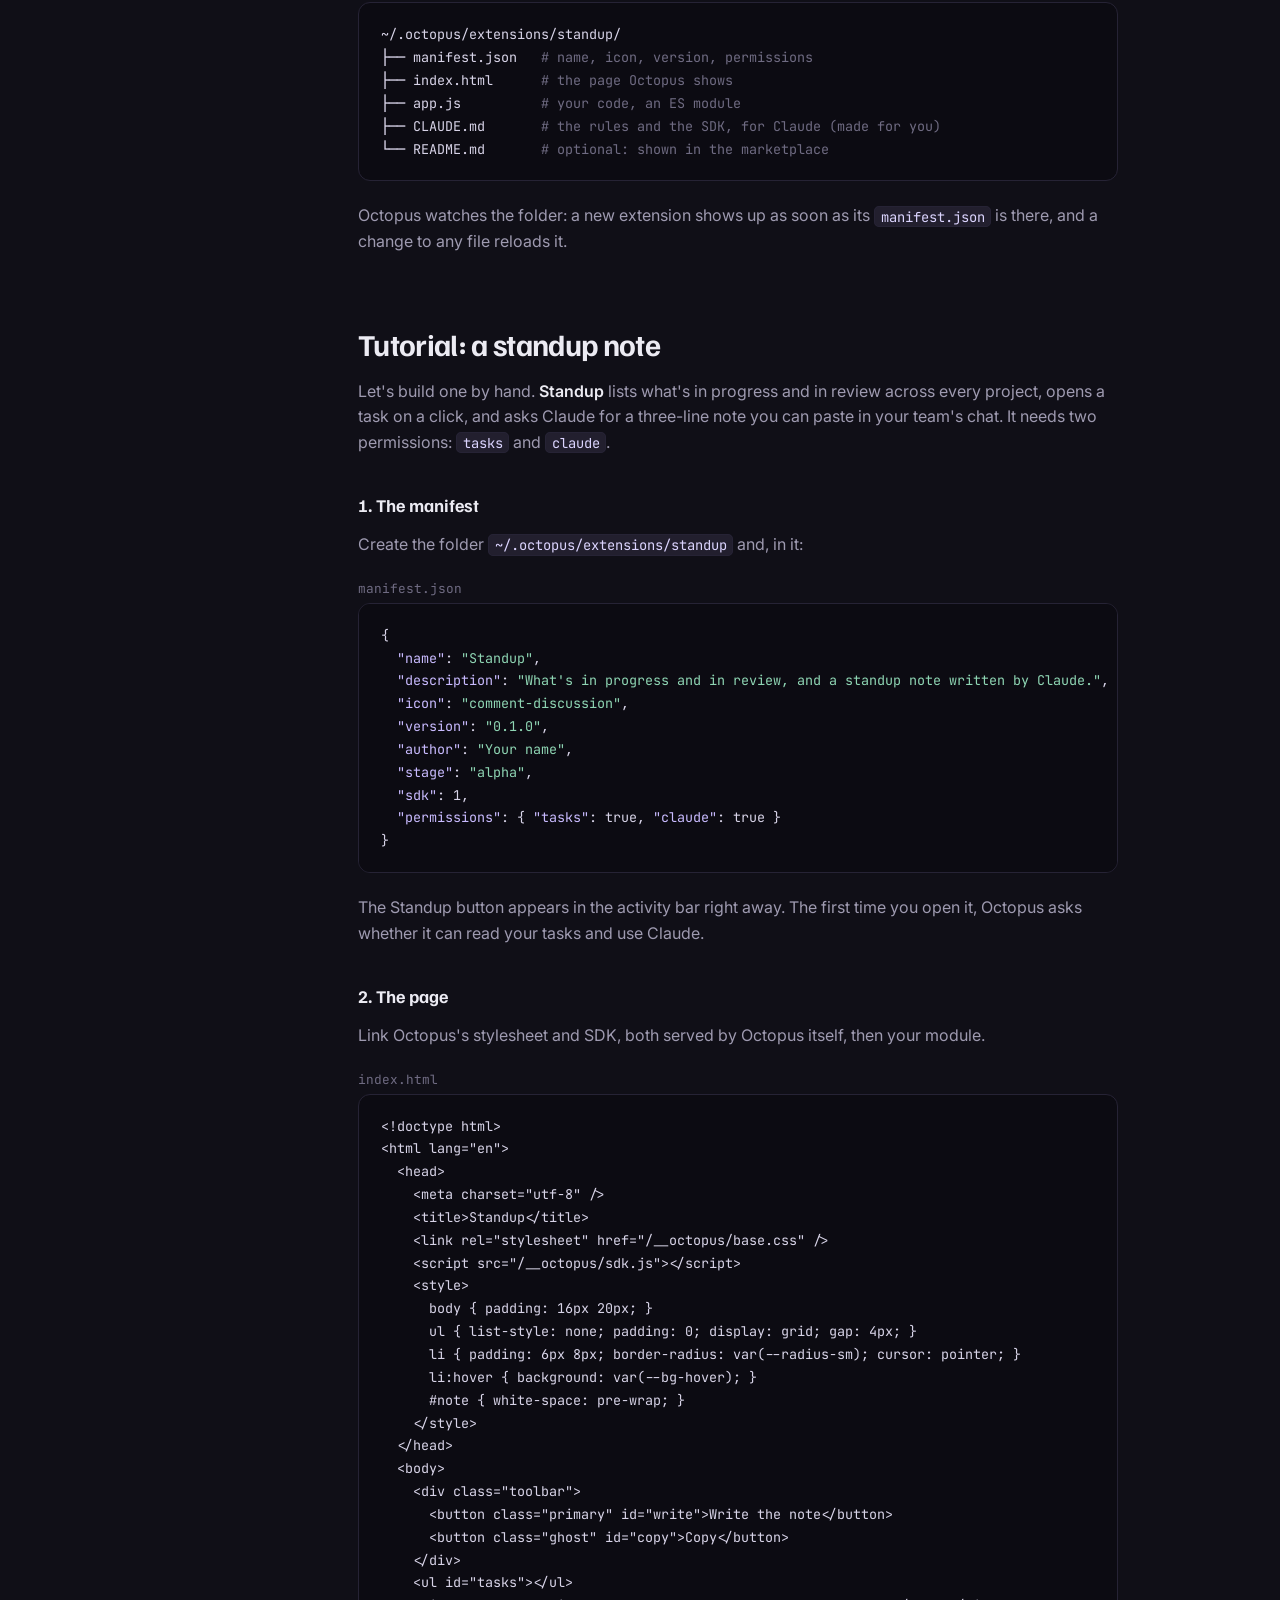
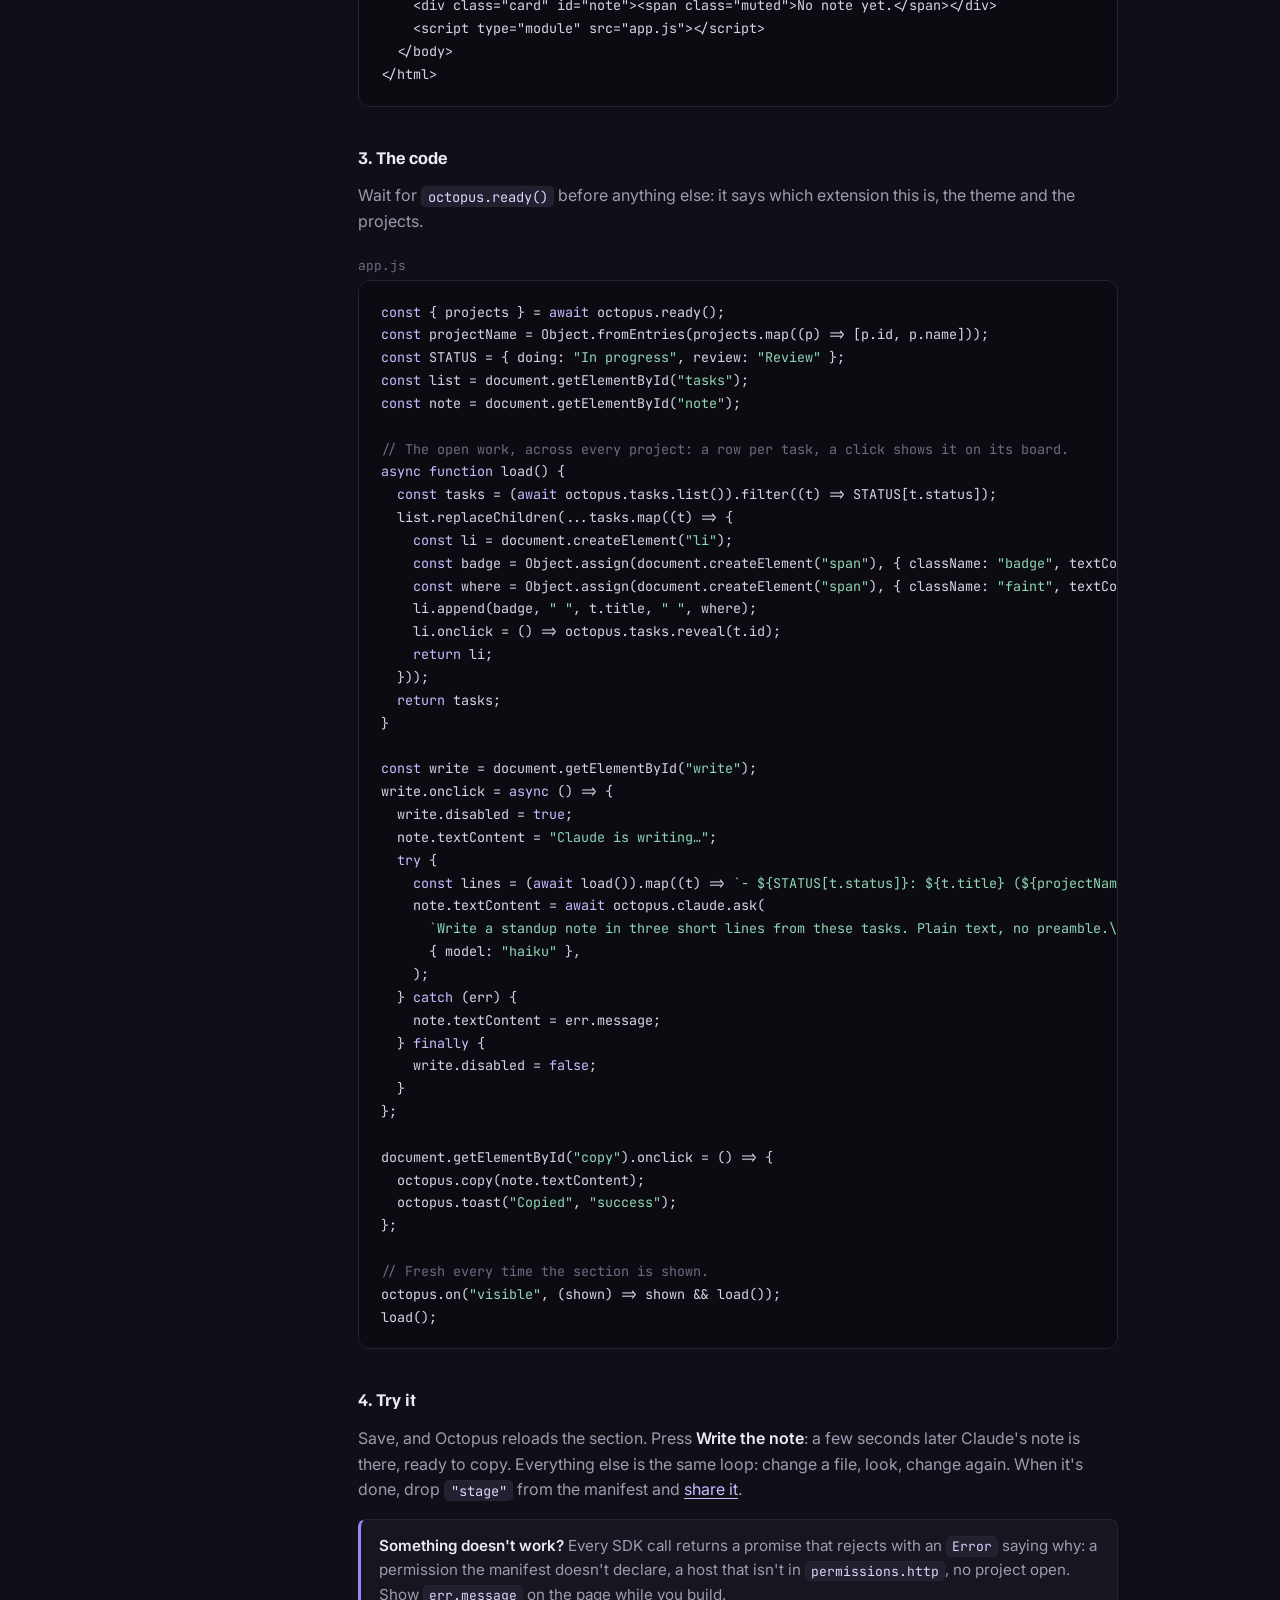
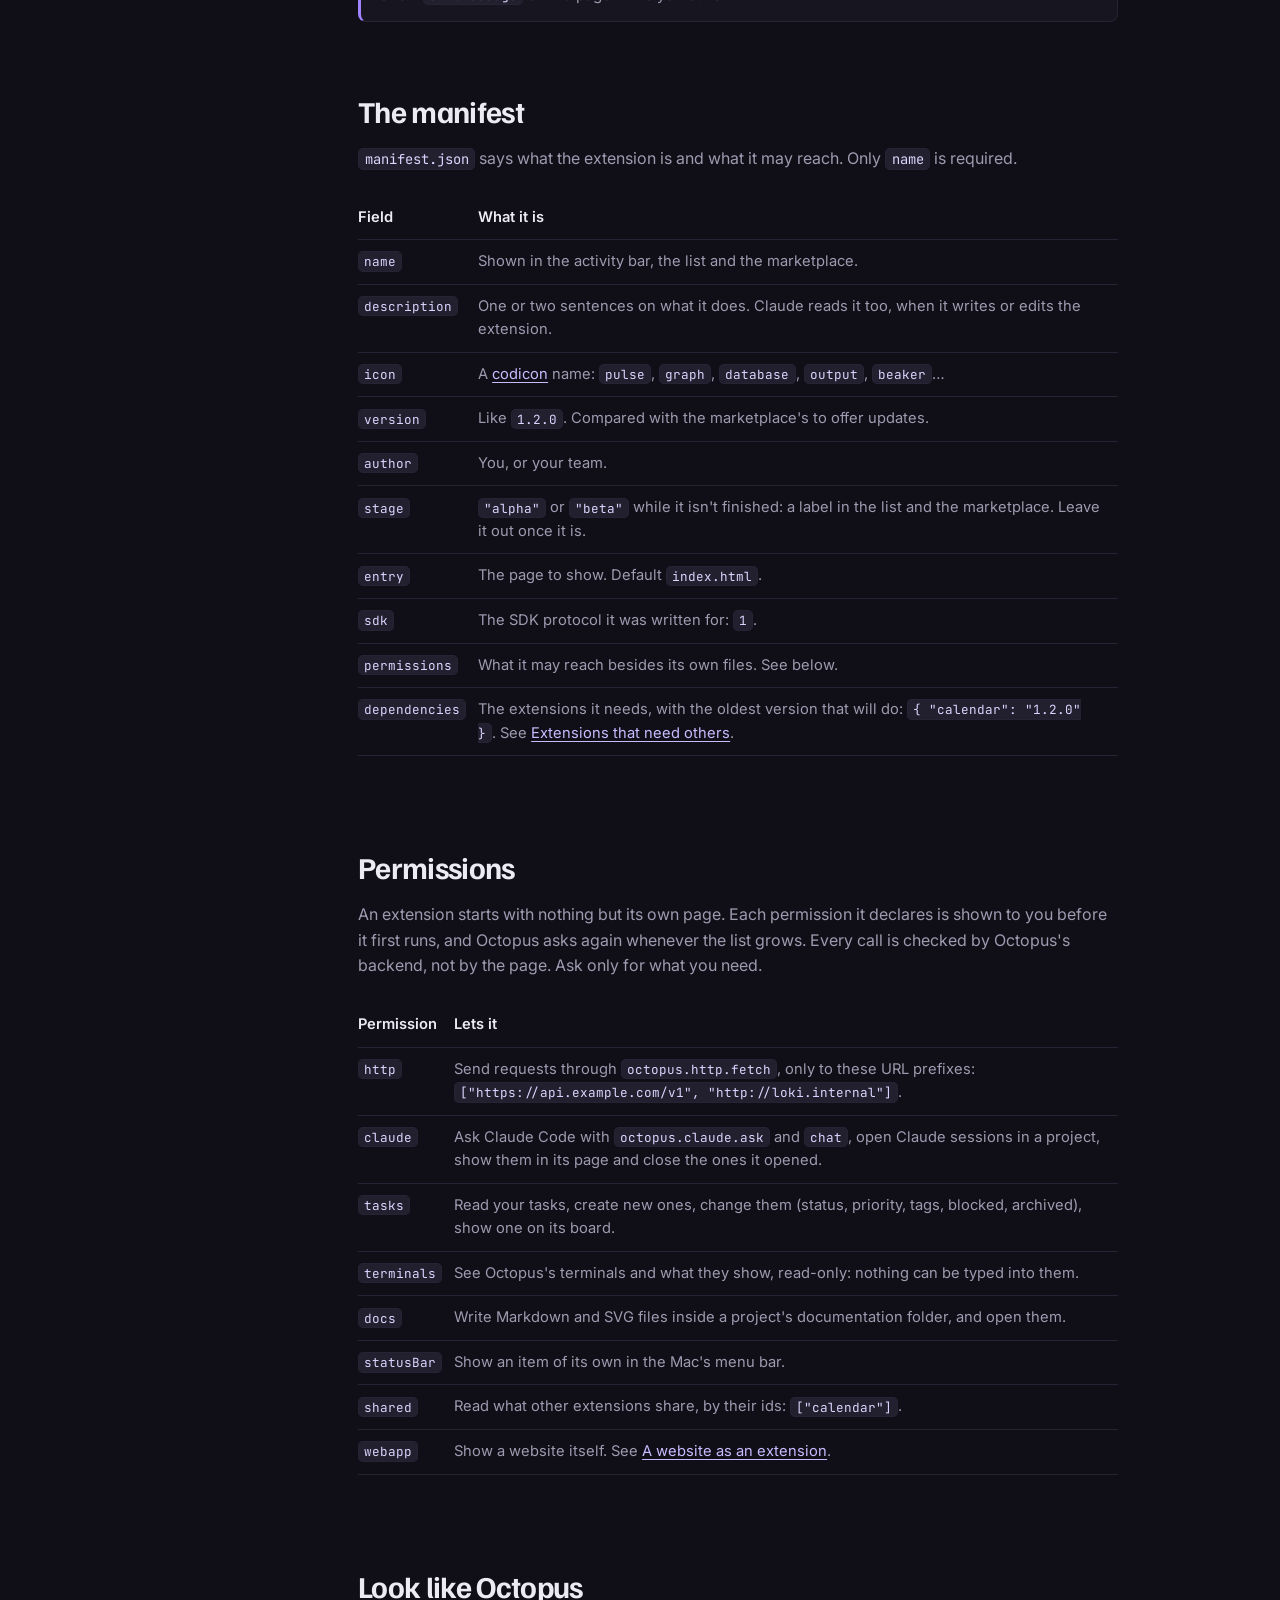
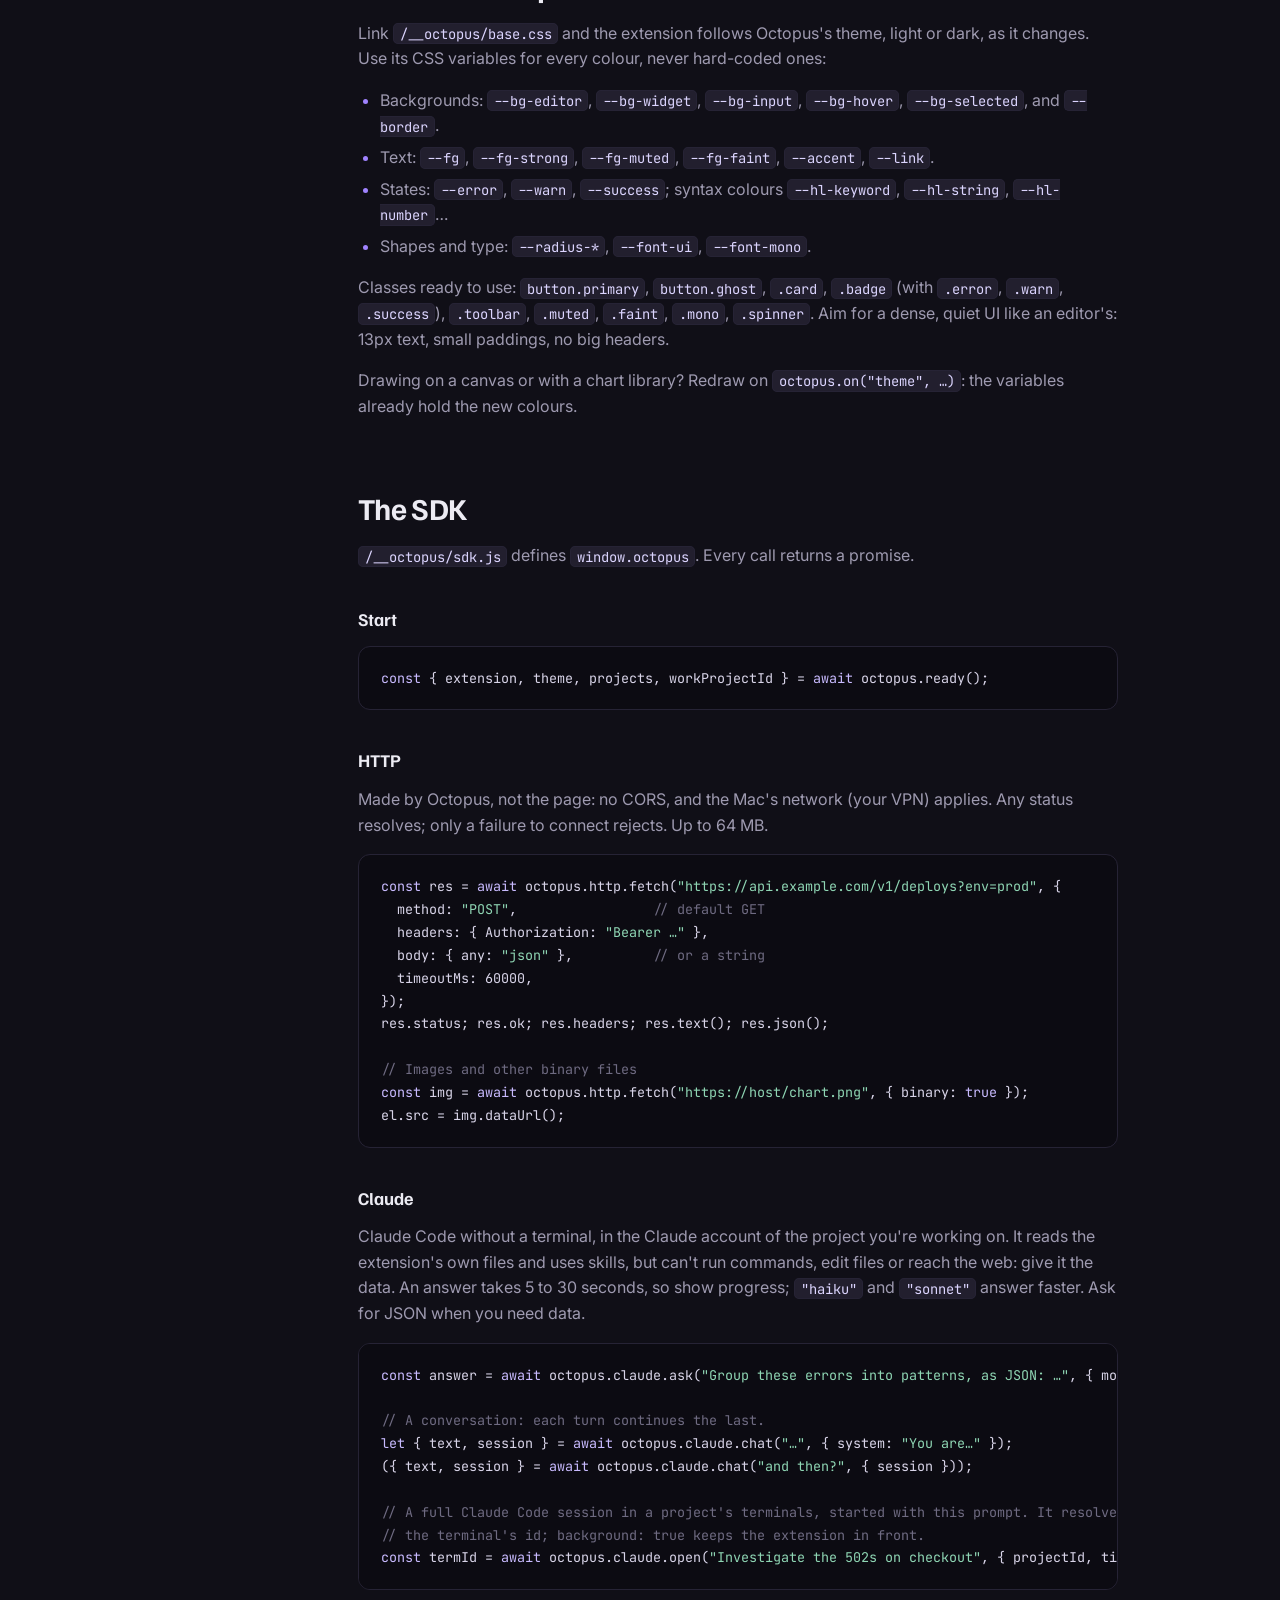
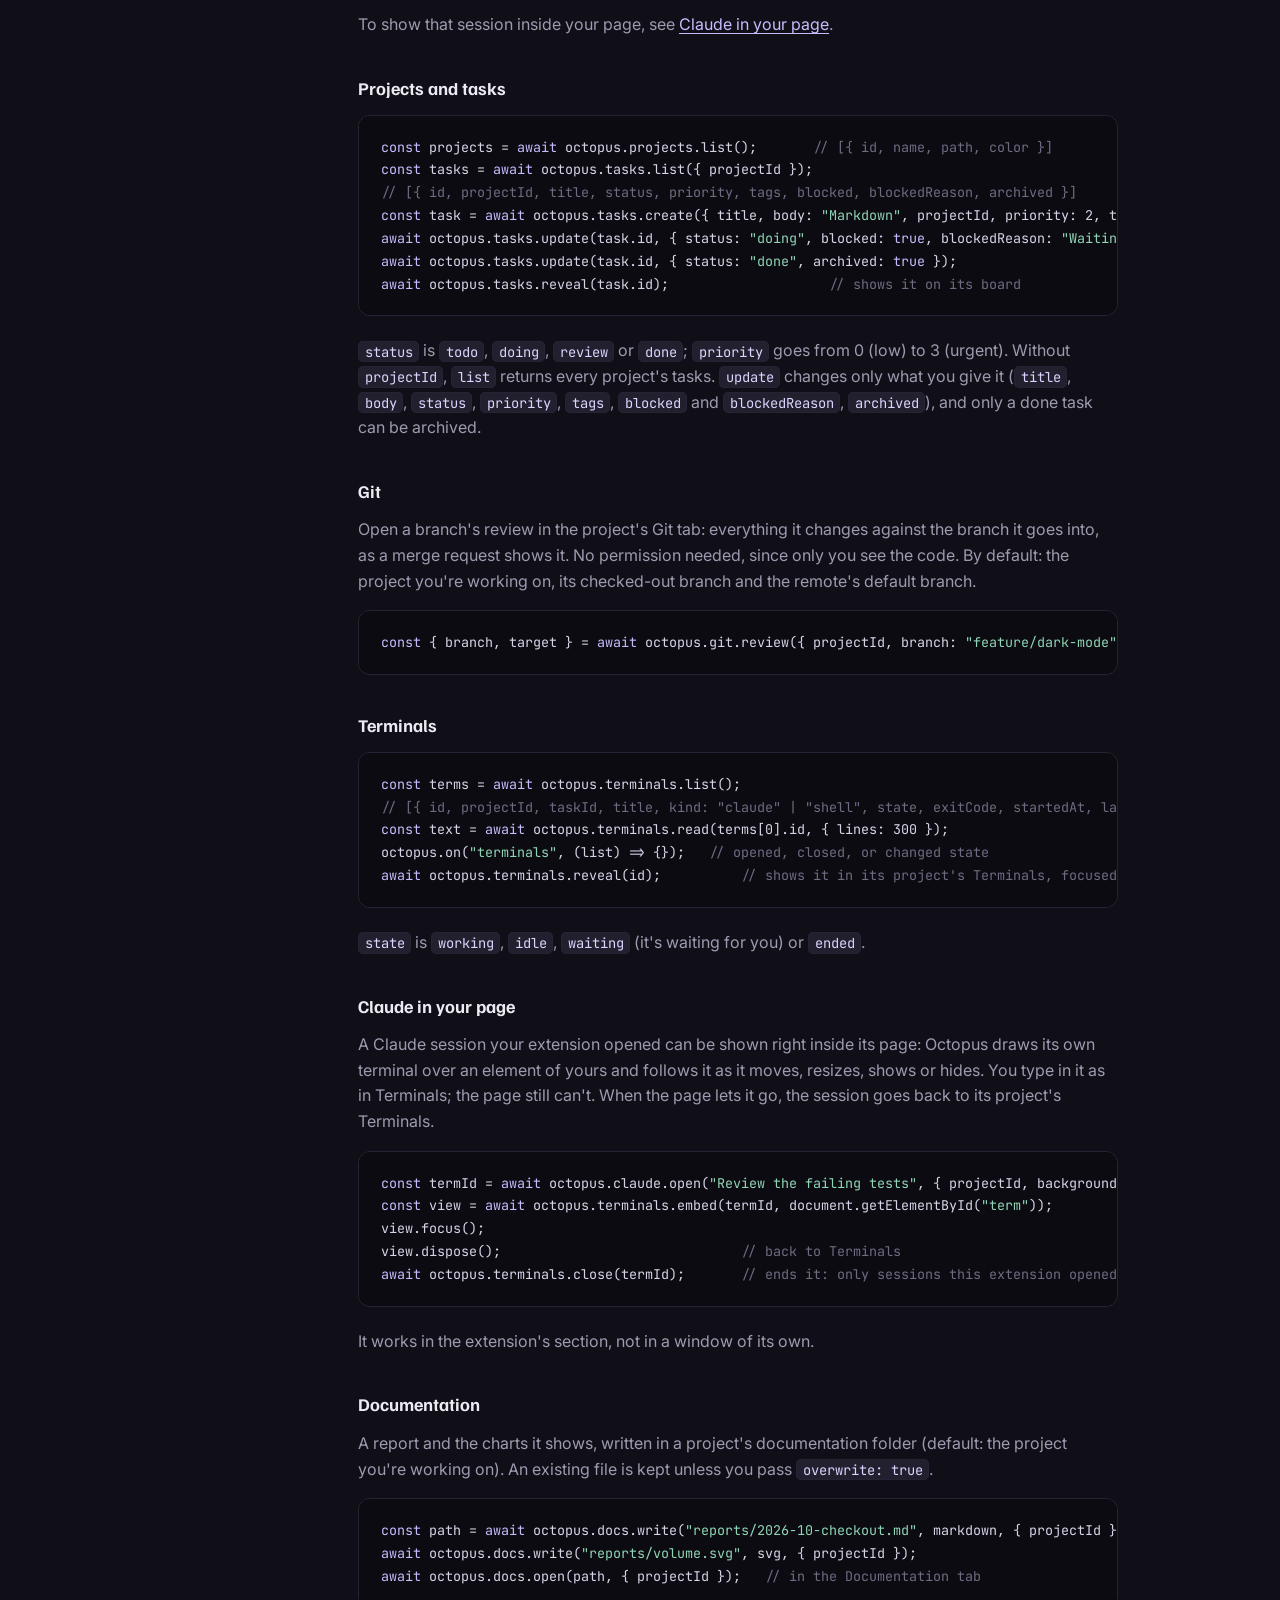
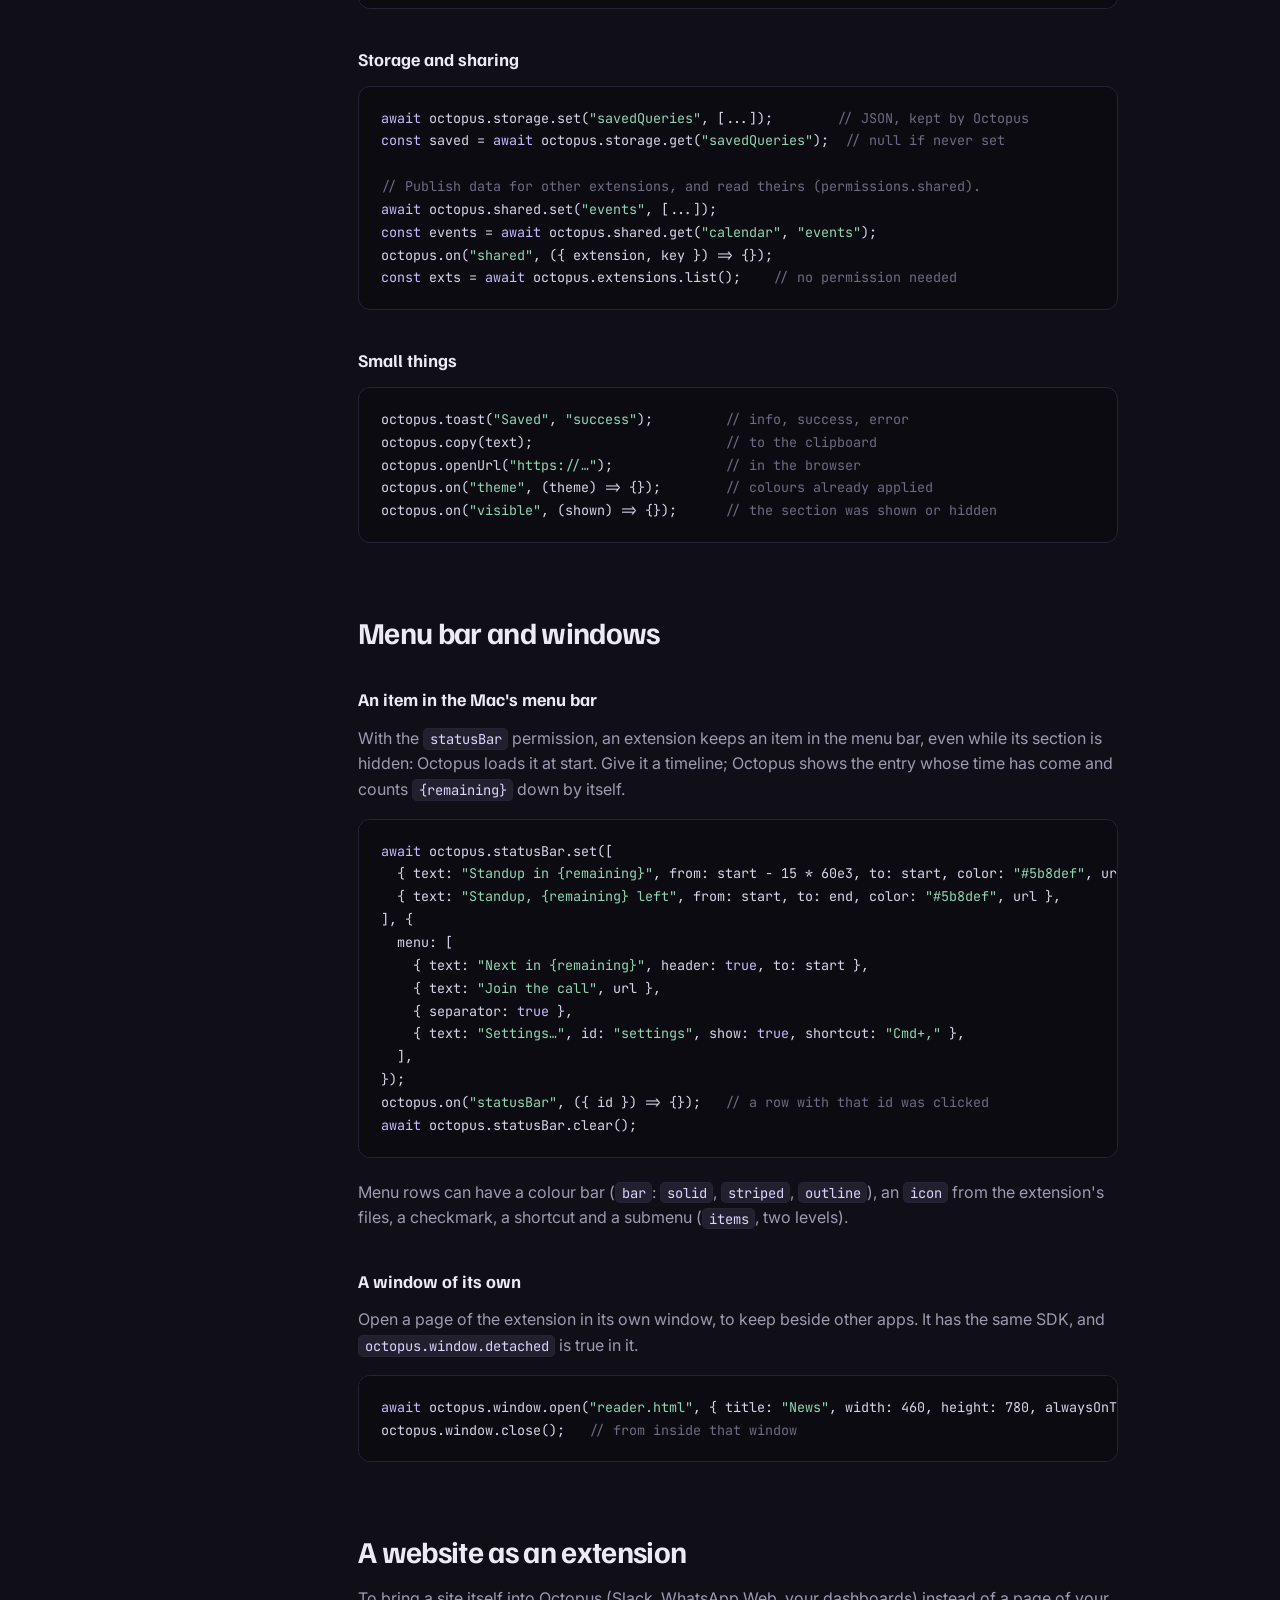
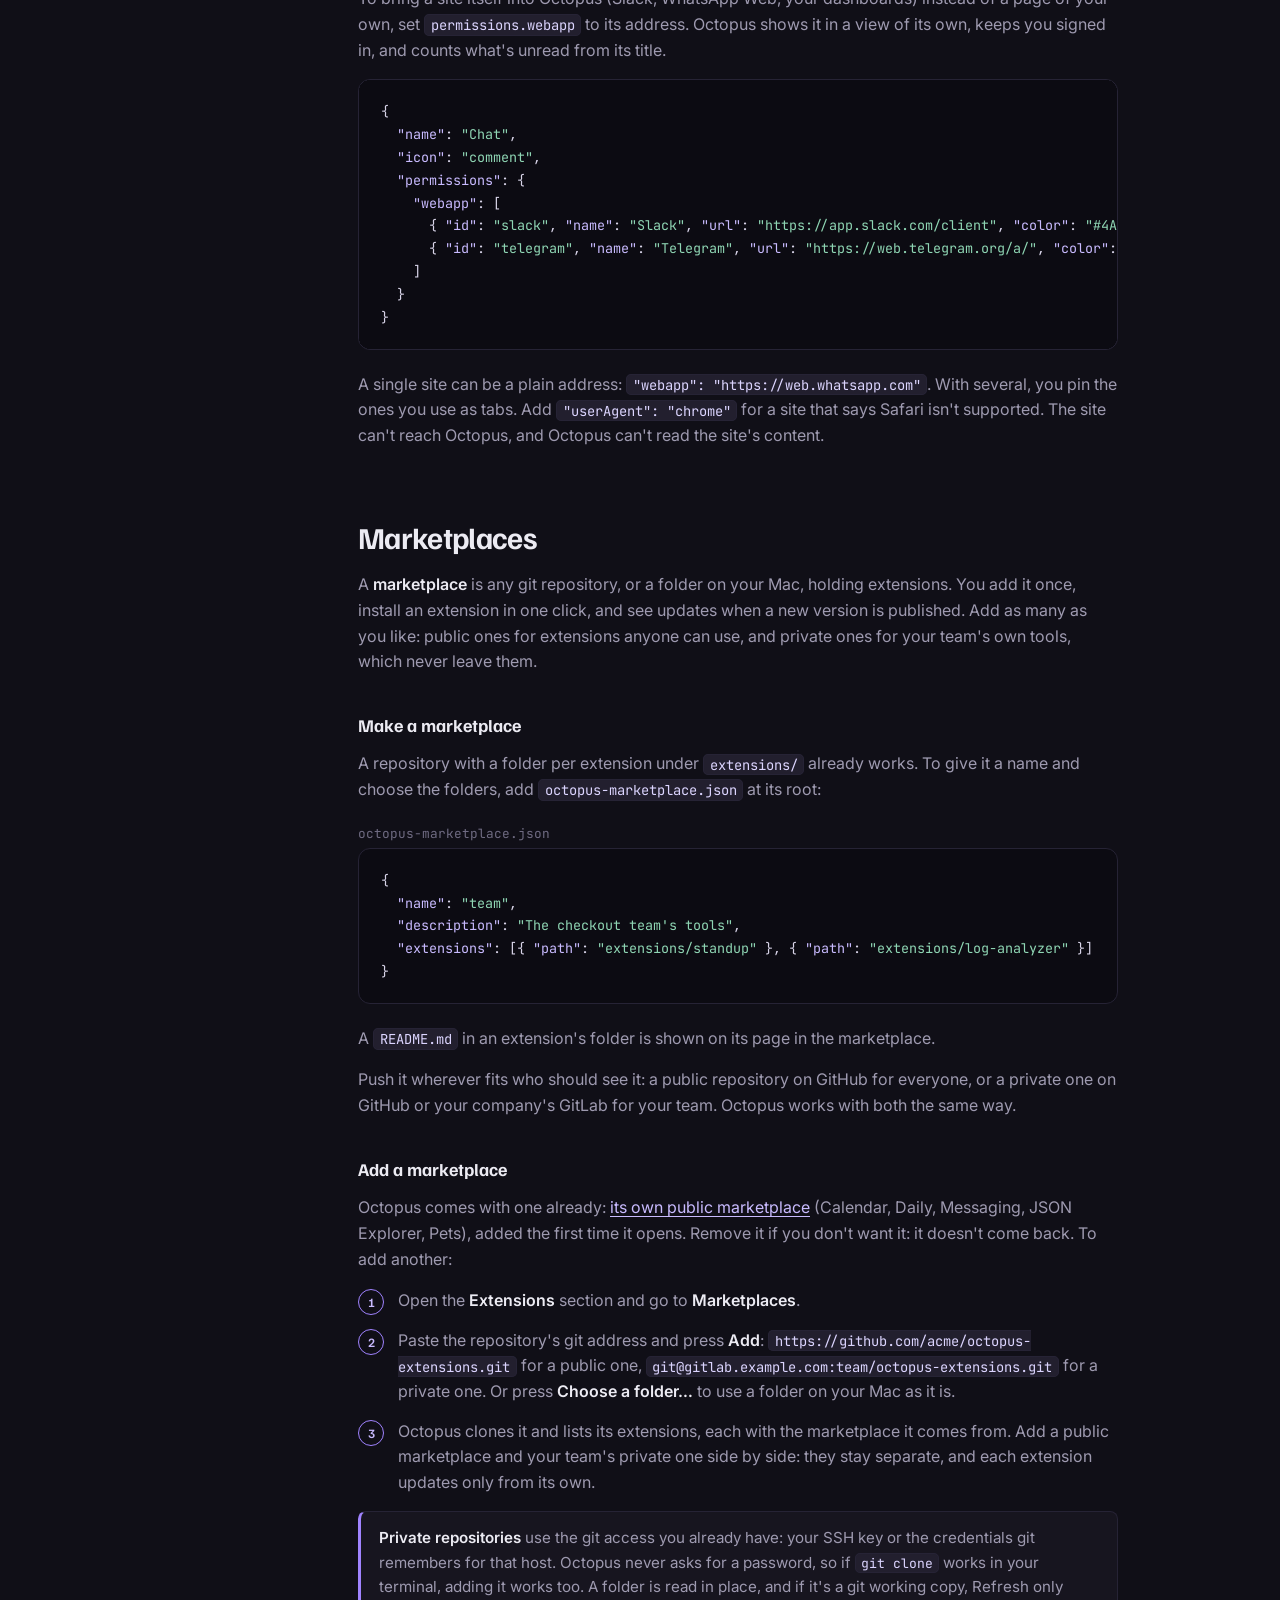
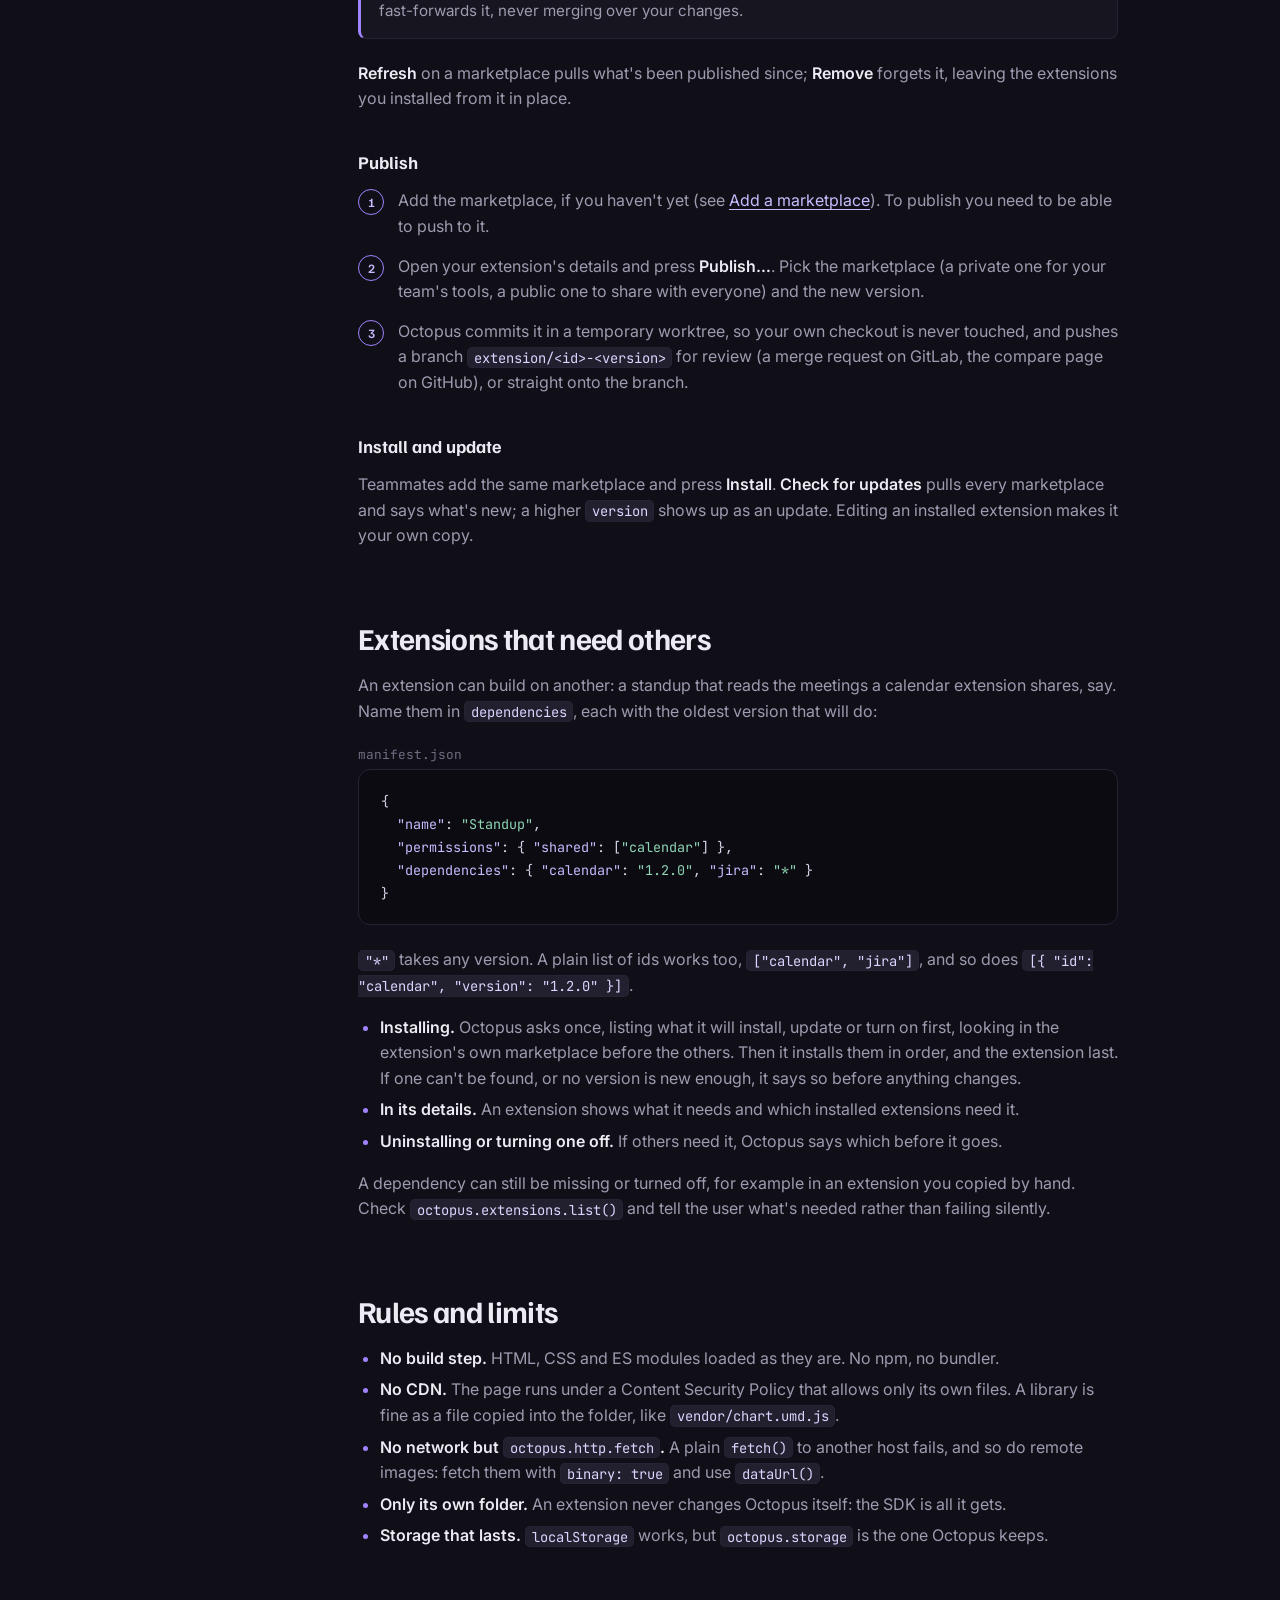
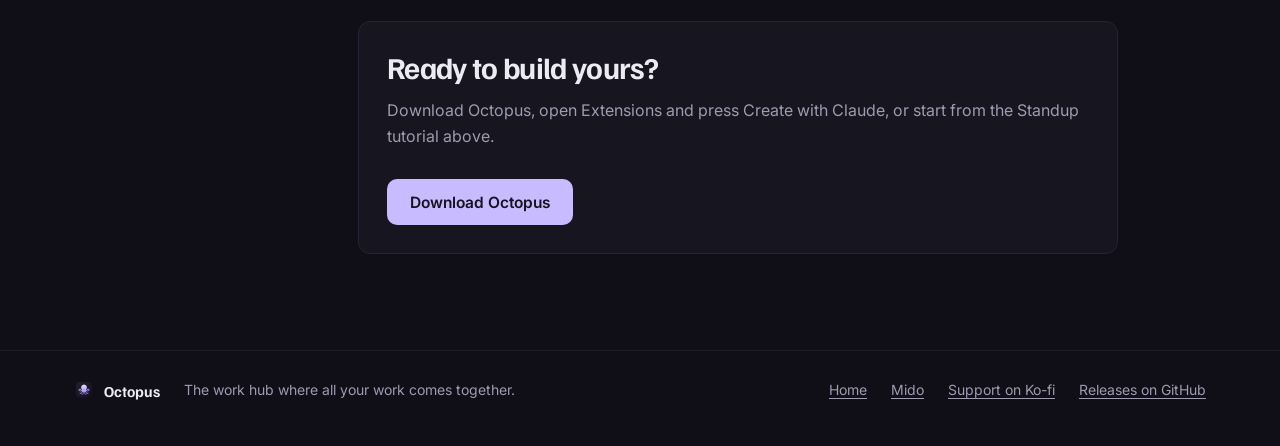
<file: docs/extensions/index.html>
<!doctype html>
<html lang="en">
<head>
  <meta charset="utf-8" />
  <meta name="viewport" content="width=device-width, initial-scale=1" />
  <title>How to build an Octopus extension: tutorial, manifest and SDK</title>
  <meta name="description" content="Build an extension for Octopus, the Mac work hub: create one with Claude or by hand, write its manifest and permissions, use the JavaScript SDK (tasks, Claude, HTTP, docs, menu bar) and share it in a team marketplace." />
  <link rel="canonical" href="https://serafo27.github.io/octopus-site/extensions/" />
  <meta name="robots" content="index, follow, max-image-preview:large" />
  <meta name="color-scheme" content="dark" />
  <meta name="theme-color" content="#100f17" />
  <meta property="og:type" content="article" />
  <meta property="og:site_name" content="Octopus" />
  <meta property="og:url" content="https://serafo27.github.io/octopus-site/extensions/" />
  <meta property="og:title" content="How to build an Octopus extension" />
  <meta property="og:description" content="A step-by-step tutorial: a new section of Octopus in plain HTML and JavaScript, with the manifest, the permissions and the whole SDK." />
  <meta property="og:image" content="https://serafo27.github.io/octopus-site/assets/og.png" />
  <meta property="og:image:width" content="1200" />
  <meta property="og:image:height" content="630" />
  <meta name="twitter:card" content="summary_large_image" />
  <link rel="icon" type="image/png" href="../assets/favicon.png" />
  <link rel="apple-touch-icon" href="../assets/icon.png" />
  <link rel="preconnect" href="https://fonts.googleapis.com" />
  <link rel="preconnect" href="https://fonts.gstatic.com" crossorigin />
  <link href="https://fonts.googleapis.com/css2?family=Familjen+Grotesk:wght@500;600;700&family=Inter:wght@400;500;600&family=JetBrains+Mono:wght@400&display=swap" rel="stylesheet" />
  <link rel="stylesheet" href="../styles.css?v=8" />
  <script type="application/ld+json">
  {
    "@context": "https://schema.org",
    "@graph": [
      {
        "@type": "TechArticle",
        "headline": "How to build an Octopus extension",
        "description": "Create an extension for Octopus with Claude or by hand: the manifest, the permissions, the JavaScript SDK and team marketplaces.",
        "url": "https://serafo27.github.io/octopus-site/extensions/",
        "image": "https://serafo27.github.io/octopus-site/assets/og.png",
        "inLanguage": "en",
        "dateModified": "2026-10-14",
        "author": { "@type": "Person", "name": "Serafino D'Angelillo" },
        "about": { "@type": "SoftwareApplication", "name": "Octopus", "operatingSystem": "macOS", "applicationCategory": "DeveloperApplication" }
      },
      {
        "@type": "BreadcrumbList",
        "itemListElement": [
          { "@type": "ListItem", "position": 1, "name": "Octopus", "item": "https://serafo27.github.io/octopus-site/" },
          { "@type": "ListItem", "position": 2, "name": "Build an extension", "item": "https://serafo27.github.io/octopus-site/extensions/" }
        ]
      }
    ]
  }
  </script>
</head>
<body>
  <a class="skip" href="#main">Skip to content</a>

  <header class="top">
    <div class="wrap top-row">
      <a class="brand" href="../" aria-label="Octopus home">
        <img src="../assets/icon.png" alt="" width="28" height="28" />
        <span>Octopus</span>
      </a>
      <nav aria-label="Sections">
        <a href="../#features">Features</a>
        <a href="./" aria-current="page">Extensions</a>
        <a href="../#mido">Mido</a>
        <a class="button small" href="../#download">Download</a>
      </nav>
    </div>
  </header>

  <main id="main">
    <section class="guide-hero">
      <div class="wrap">
        <p class="crumbs"><a href="../">Octopus</a> › <a href="../#extensions">Extensions</a> › Build an extension</p>
        <h1>Build an extension for Octopus.</h1>
        <p class="lede">An extension is a new section of Octopus, made of plain HTML, CSS and JavaScript. This guide takes you from an empty folder to an extension your team installs in one click: the files, the permissions, the SDK and the marketplace.</p>
      </div>
    </section>

    <div class="wrap guide">
      <nav class="toc" aria-label="On this page">
        <p>On this page</p>
        <ol>
          <li><a href="#what">What an extension is</a></li>
          <li><a href="#with-claude">Create one with Claude</a></li>
          <li><a href="#anatomy">The files</a></li>
          <li><a href="#tutorial">Tutorial: a standup note</a></li>
          <li><a href="#manifest">The manifest</a></li>
          <li><a href="#permissions">Permissions</a></li>
          <li><a href="#look">Look like Octopus</a></li>
          <li><a href="#sdk">The SDK</a></li>
          <li><a href="#menu-bar">Menu bar and windows</a></li>
          <li><a href="#websites">A website as an extension</a></li>
          <li><a href="#share">Marketplaces</a></li>
          <li><a href="#dependencies">Extensions that need others</a></li>
          <li><a href="#rules">Rules and limits</a></li>
        </ol>
      </nav>

      <article class="prose">
        <section id="what">
          <h2>What an extension is</h2>
          <p>Octopus keeps your tasks, terminals, AI sessions, docs and git in one window. An extension adds what's missing for <i>your</i> work: your logs, an internal API, a dashboard, a standup summary. It gets a button of its own in the activity bar and a full section, beside the projects.</p>
          <ul>
            <li><b>Plain files, no build step.</b> A folder with a <code>manifest.json</code>, an <code>index.html</code> and whatever scripts and styles it needs.</li>
            <li><b>Isolated.</b> It runs in a frame of its own and talks to Octopus only through its SDK, <code>window.octopus</code>.</li>
            <li><b>Allowed by you.</b> It reaches only what its manifest asks for, and only after you say yes.</li>
            <li><b>Live.</b> Octopus reloads it every time one of its files changes.</li>
          </ul>
        </section>

        <section id="with-claude">
          <h2>Create one with Claude</h2>
          <p>The quickest way is to describe it. Octopus writes the extension with Claude Code next to a live preview, and you refine it by asking.</p>
          <ol class="steps">
            <li>Open the <b>Extensions</b> section and press <b>Create with Claude</b>.</li>
            <li>Give it a <b>Name</b> and say <b>What it should do</b>, as precisely as you can: <i>“Query our Loki logs: ask in plain words, see the volume over time, group errors into patterns, open a trace.”</i> If you have more than one Claude account, pick the one that writes it.</li>
            <li>A Claude Code session starts in the extension's folder, beside the page. Watch it take shape, and ask for changes in the session. From its header the Claude pane folds to a strip at the side or expands over the page, and stays as you left it.</li>
            <li>When it asks for permissions (a site, your tasks, Claude), Octopus shows you what and waits for your yes.</li>
            <li>Press <b>Done</b>. To change it later, press <b>Edit</b> on its page: a new session picks up where you left off.</li>
          </ol>
          <div class="note">
            <p>Every new extension comes with a <code>CLAUDE.md</code> that teaches Claude the rules and the whole SDK, so what it writes follows this guide. You can open the folder in your editor at any time and change it by hand.</p>
          </div>
        </section>

        <section id="anatomy">
          <h2>The files</h2>
          <p>Every extension is a folder in <code>~/.octopus/extensions/</code>. The folder's name is the extension's id.</p>
<pre class="code"><code>~/.octopus/extensions/standup/
├── manifest.json   <span class="c"># name, icon, version, permissions</span>
├── index.html      <span class="c"># the page Octopus shows</span>
├── app.js          <span class="c"># your code, an ES module</span>
├── CLAUDE.md       <span class="c"># the rules and the SDK, for Claude (made for you)</span>
└── README.md       <span class="c"># optional: shown in the marketplace</span></code></pre>
          <p>Octopus watches the folder: a new extension shows up as soon as its <code>manifest.json</code> is there, and a change to any file reloads it.</p>
        </section>

        <section id="tutorial">
          <h2>Tutorial: a standup note</h2>
          <p>Let's build one by hand. <b>Standup</b> lists what's in progress and in review across every project, opens a task on a click, and asks Claude for a three-line note you can paste in your team's chat. It needs two permissions: <code>tasks</code> and <code>claude</code>.</p>

          <h3>1. The manifest</h3>
          <p>Create the folder <code>~/.octopus/extensions/standup</code> and, in it:</p>
          <span class="file">manifest.json</span>
<pre class="code"><code>{
  <span class="k">"name"</span>: <span class="s">"Standup"</span>,
  <span class="k">"description"</span>: <span class="s">"What's in progress and in review, and a standup note written by Claude."</span>,
  <span class="k">"icon"</span>: <span class="s">"comment-discussion"</span>,
  <span class="k">"version"</span>: <span class="s">"0.1.0"</span>,
  <span class="k">"author"</span>: <span class="s">"Your name"</span>,
  <span class="k">"stage"</span>: <span class="s">"alpha"</span>,
  <span class="k">"sdk"</span>: 1,
  <span class="k">"permissions"</span>: { <span class="k">"tasks"</span>: true, <span class="k">"claude"</span>: true }
}</code></pre>
          <p>The Standup button appears in the activity bar right away. The first time you open it, Octopus asks whether it can read your tasks and use Claude.</p>

          <h3>2. The page</h3>
          <p>Link Octopus's stylesheet and SDK, both served by Octopus itself, then your module.</p>
          <span class="file">index.html</span>
<pre class="code"><code>&lt;!doctype html&gt;
&lt;html lang="en"&gt;
  &lt;head&gt;
    &lt;meta charset="utf-8" /&gt;
    &lt;title&gt;Standup&lt;/title&gt;
    &lt;link rel="stylesheet" href="/__octopus/base.css" /&gt;
    &lt;script src="/__octopus/sdk.js"&gt;&lt;/script&gt;
    &lt;style&gt;
      body { padding: 16px 20px; }
      ul { list-style: none; padding: 0; display: grid; gap: 4px; }
      li { padding: 6px 8px; border-radius: var(--radius-sm); cursor: pointer; }
      li:hover { background: var(--bg-hover); }
      #note { white-space: pre-wrap; }
    &lt;/style&gt;
  &lt;/head&gt;
  &lt;body&gt;
    &lt;div class="toolbar"&gt;
      &lt;button class="primary" id="write"&gt;Write the note&lt;/button&gt;
      &lt;button class="ghost" id="copy"&gt;Copy&lt;/button&gt;
    &lt;/div&gt;
    &lt;ul id="tasks"&gt;&lt;/ul&gt;
    &lt;div class="card" id="note"&gt;&lt;span class="muted"&gt;No note yet.&lt;/span&gt;&lt;/div&gt;
    &lt;script type="module" src="app.js"&gt;&lt;/script&gt;
  &lt;/body&gt;
&lt;/html&gt;</code></pre>

          <h3>3. The code</h3>
          <p>Wait for <code>octopus.ready()</code> before anything else: it says which extension this is, the theme and the projects.</p>
          <span class="file">app.js</span>
<pre class="code"><code><span class="k">const</span> { projects } = <span class="k">await</span> octopus.ready();
<span class="k">const</span> projectName = Object.fromEntries(projects.map((p) =&gt; [p.id, p.name]));
<span class="k">const</span> STATUS = { doing: <span class="s">"In progress"</span>, review: <span class="s">"Review"</span> };
<span class="k">const</span> list = document.getElementById(<span class="s">"tasks"</span>);
<span class="k">const</span> note = document.getElementById(<span class="s">"note"</span>);

<span class="c">// The open work, across every project: a row per task, a click shows it on its board.</span>
<span class="k">async function</span> load() {
  <span class="k">const</span> tasks = (<span class="k">await</span> octopus.tasks.list()).filter((t) =&gt; STATUS[t.status]);
  list.replaceChildren(...tasks.map((t) =&gt; {
    <span class="k">const</span> li = document.createElement(<span class="s">"li"</span>);
    <span class="k">const</span> badge = Object.assign(document.createElement(<span class="s">"span"</span>), { className: <span class="s">"badge"</span>, textContent: STATUS[t.status] });
    <span class="k">const</span> where = Object.assign(document.createElement(<span class="s">"span"</span>), { className: <span class="s">"faint"</span>, textContent: projectName[t.projectId] ?? <span class="s">"No project"</span> });
    li.append(badge, <span class="s">" "</span>, t.title, <span class="s">" "</span>, where);
    li.onclick = () =&gt; octopus.tasks.reveal(t.id);
    <span class="k">return</span> li;
  }));
  <span class="k">return</span> tasks;
}

<span class="k">const</span> write = document.getElementById(<span class="s">"write"</span>);
write.onclick = <span class="k">async</span> () =&gt; {
  write.disabled = <span class="k">true</span>;
  note.textContent = <span class="s">"Claude is writing…"</span>;
  <span class="k">try</span> {
    <span class="k">const</span> lines = (<span class="k">await</span> load()).map((t) =&gt; <span class="s">`- ${STATUS[t.status]}: ${t.title} (${projectName[t.projectId] ?? "no project"})`</span>);
    note.textContent = <span class="k">await</span> octopus.claude.ask(
      <span class="s">`Write a standup note in three short lines from these tasks. Plain text, no preamble.\n${lines.join("\n")}`</span>,
      { model: <span class="s">"haiku"</span> },
    );
  } <span class="k">catch</span> (err) {
    note.textContent = err.message;
  } <span class="k">finally</span> {
    write.disabled = <span class="k">false</span>;
  }
};

document.getElementById(<span class="s">"copy"</span>).onclick = () =&gt; {
  octopus.copy(note.textContent);
  octopus.toast(<span class="s">"Copied"</span>, <span class="s">"success"</span>);
};

<span class="c">// Fresh every time the section is shown.</span>
octopus.on(<span class="s">"visible"</span>, (shown) =&gt; shown &amp;&amp; load());
load();</code></pre>

          <h3>4. Try it</h3>
          <p>Save, and Octopus reloads the section. Press <b>Write the note</b>: a few seconds later Claude's note is there, ready to copy. Everything else is the same loop: change a file, look, change again. When it's done, drop <code>"stage"</code> from the manifest and <a href="#share">share it</a>.</p>
          <div class="note">
            <p><b>Something doesn't work?</b> Every SDK call returns a promise that rejects with an <code>Error</code> saying why: a permission the manifest doesn't declare, a host that isn't in <code>permissions.http</code>, no project open. Show <code>err.message</code> on the page while you build.</p>
          </div>
        </section>

        <section id="manifest">
          <h2>The manifest</h2>
          <p><code>manifest.json</code> says what the extension is and what it may reach. Only <code>name</code> is required.</p>
          <div class="table-scroll">
            <table>
              <thead><tr><th>Field</th><th>What it is</th></tr></thead>
              <tbody>
                <tr><td><code>name</code></td><td>Shown in the activity bar, the list and the marketplace.</td></tr>
                <tr><td><code>description</code></td><td>One or two sentences on what it does. Claude reads it too, when it writes or edits the extension.</td></tr>
                <tr><td><code>icon</code></td><td>A <a href="https://microsoft.github.io/vscode-codicons/dist/codicon.html" rel="noopener">codicon</a> name: <code>pulse</code>, <code>graph</code>, <code>database</code>, <code>output</code>, <code>beaker</code>…</td></tr>
                <tr><td><code>version</code></td><td>Like <code>1.2.0</code>. Compared with the marketplace's to offer updates.</td></tr>
                <tr><td><code>author</code></td><td>You, or your team.</td></tr>
                <tr><td><code>stage</code></td><td><code>"alpha"</code> or <code>"beta"</code> while it isn't finished: a label in the list and the marketplace. Leave it out once it is.</td></tr>
                <tr><td><code>entry</code></td><td>The page to show. Default <code>index.html</code>.</td></tr>
                <tr><td><code>sdk</code></td><td>The SDK protocol it was written for: <code>1</code>.</td></tr>
                <tr><td><code>permissions</code></td><td>What it may reach besides its own files. See below.</td></tr>
                <tr><td><code>dependencies</code></td><td>The extensions it needs, with the oldest version that will do: <code>{ "calendar": "1.2.0" }</code>. See <a href="#dependencies">Extensions that need others</a>.</td></tr>
              </tbody>
            </table>
          </div>
        </section>

        <section id="permissions">
          <h2>Permissions</h2>
          <p>An extension starts with nothing but its own page. Each permission it declares is shown to you before it first runs, and Octopus asks again whenever the list grows. Every call is checked by Octopus's backend, not by the page. Ask only for what you need.</p>
          <div class="table-scroll">
            <table>
              <thead><tr><th>Permission</th><th>Lets it</th></tr></thead>
              <tbody>
                <tr><td><code>http</code></td><td>Send requests through <code>octopus.http.fetch</code>, only to these URL prefixes: <code>["https://api.example.com/v1", "http://loki.internal"]</code>.</td></tr>
                <tr><td><code>claude</code></td><td>Ask Claude Code with <code>octopus.claude.ask</code> and <code>chat</code>, open Claude sessions in a project, show them in its page and close the ones it opened.</td></tr>
                <tr><td><code>tasks</code></td><td>Read your tasks, create new ones, change them (status, priority, tags, blocked, archived), show one on its board.</td></tr>
                <tr><td><code>terminals</code></td><td>See Octopus's terminals and what they show, read-only: nothing can be typed into them.</td></tr>
                <tr><td><code>docs</code></td><td>Write Markdown and SVG files inside a project's documentation folder, and open them.</td></tr>
                <tr><td><code>statusBar</code></td><td>Show an item of its own in the Mac's menu bar.</td></tr>
                <tr><td><code>shared</code></td><td>Read what other extensions share, by their ids: <code>["calendar"]</code>.</td></tr>
                <tr><td><code>webapp</code></td><td>Show a website itself. See <a href="#websites">A website as an extension</a>.</td></tr>
              </tbody>
            </table>
          </div>
        </section>

        <section id="look">
          <h2>Look like Octopus</h2>
          <p>Link <code>/__octopus/base.css</code> and the extension follows Octopus's theme, light or dark, as it changes. Use its CSS variables for every colour, never hard-coded ones:</p>
          <ul>
            <li>Backgrounds: <code>--bg-editor</code>, <code>--bg-widget</code>, <code>--bg-input</code>, <code>--bg-hover</code>, <code>--bg-selected</code>, and <code>--border</code>.</li>
            <li>Text: <code>--fg</code>, <code>--fg-strong</code>, <code>--fg-muted</code>, <code>--fg-faint</code>, <code>--accent</code>, <code>--link</code>.</li>
            <li>States: <code>--error</code>, <code>--warn</code>, <code>--success</code>; syntax colours <code>--hl-keyword</code>, <code>--hl-string</code>, <code>--hl-number</code>…</li>
            <li>Shapes and type: <code>--radius-*</code>, <code>--font-ui</code>, <code>--font-mono</code>.</li>
          </ul>
          <p>Classes ready to use: <code>button.primary</code>, <code>button.ghost</code>, <code>.card</code>, <code>.badge</code> (with <code>.error</code>, <code>.warn</code>, <code>.success</code>), <code>.toolbar</code>, <code>.muted</code>, <code>.faint</code>, <code>.mono</code>, <code>.spinner</code>. Aim for a dense, quiet UI like an editor's: 13px text, small paddings, no big headers.</p>
          <p>Drawing on a canvas or with a chart library? Redraw on <code>octopus.on("theme", …)</code>: the variables already hold the new colours.</p>
        </section>

        <section id="sdk">
          <h2>The SDK</h2>
          <p><code>/__octopus/sdk.js</code> defines <code>window.octopus</code>. Every call returns a promise.</p>

          <h3>Start</h3>
<pre class="code"><code><span class="k">const</span> { extension, theme, projects, workProjectId } = <span class="k">await</span> octopus.ready();</code></pre>

          <h3>HTTP</h3>
          <p>Made by Octopus, not the page: no CORS, and the Mac's network (your VPN) applies. Any status resolves; only a failure to connect rejects. Up to 64 MB.</p>
<pre class="code"><code><span class="k">const</span> res = <span class="k">await</span> octopus.http.fetch(<span class="s">"https://api.example.com/v1/deploys?env=prod"</span>, {
  method: <span class="s">"POST"</span>,                 <span class="c">// default GET</span>
  headers: { Authorization: <span class="s">"Bearer …"</span> },
  body: { any: <span class="s">"json"</span> },          <span class="c">// or a string</span>
  timeoutMs: 60000,
});
res.status; res.ok; res.headers; res.text(); res.json();

<span class="c">// Images and other binary files</span>
<span class="k">const</span> img = <span class="k">await</span> octopus.http.fetch(<span class="s">"https://host/chart.png"</span>, { binary: <span class="k">true</span> });
el.src = img.dataUrl();</code></pre>

          <h3>Claude</h3>
          <p>Claude Code without a terminal, in the Claude account of the project you're working on. It reads the extension's own files and uses skills, but can't run commands, edit files or reach the web: give it the data. An answer takes 5 to 30 seconds, so show progress; <code>"haiku"</code> and <code>"sonnet"</code> answer faster. Ask for JSON when you need data.</p>
<pre class="code"><code><span class="k">const</span> answer = <span class="k">await</span> octopus.claude.ask(<span class="s">"Group these errors into patterns, as JSON: …"</span>, { model: <span class="s">"sonnet"</span> });

<span class="c">// A conversation: each turn continues the last.</span>
<span class="k">let</span> { text, session } = <span class="k">await</span> octopus.claude.chat(<span class="s">"…"</span>, { system: <span class="s">"You are…"</span> });
({ text, session } = <span class="k">await</span> octopus.claude.chat(<span class="s">"and then?"</span>, { session }));

<span class="c">// A full Claude Code session in a project's terminals, started with this prompt. It resolves with</span>
<span class="c">// the terminal's id; background: true keeps the extension in front.</span>
<span class="k">const</span> termId = <span class="k">await</span> octopus.claude.open(<span class="s">"Investigate the 502s on checkout"</span>, { projectId, title: <span class="s">"502s"</span>, background: <span class="k">true</span> });</code></pre>
          <p>To show that session inside your page, see <a href="#claude-in-page">Claude in your page</a>.</p>

          <h3>Projects and tasks</h3>
<pre class="code"><code><span class="k">const</span> projects = <span class="k">await</span> octopus.projects.list();       <span class="c">// [{ id, name, path, color }]</span>
<span class="k">const</span> tasks = <span class="k">await</span> octopus.tasks.list({ projectId });
<span class="c">// [{ id, projectId, title, status, priority, tags, blocked, blockedReason, archived }]</span>
<span class="k">const</span> task = <span class="k">await</span> octopus.tasks.create({ title, body: <span class="s">"Markdown"</span>, projectId, priority: 2, tags: [<span class="s">"logs"</span>] });
<span class="k">await</span> octopus.tasks.update(task.id, { status: <span class="s">"doing"</span>, blocked: <span class="k">true</span>, blockedReason: <span class="s">"Waiting for QA"</span> });
<span class="k">await</span> octopus.tasks.update(task.id, { status: <span class="s">"done"</span>, archived: <span class="k">true</span> });
<span class="k">await</span> octopus.tasks.reveal(task.id);                    <span class="c">// shows it on its board</span></code></pre>
          <p><code>status</code> is <code>todo</code>, <code>doing</code>, <code>review</code> or <code>done</code>; <code>priority</code> goes from 0 (low) to 3 (urgent). Without <code>projectId</code>, <code>list</code> returns every project's tasks. <code>update</code> changes only what you give it (<code>title</code>, <code>body</code>, <code>status</code>, <code>priority</code>, <code>tags</code>, <code>blocked</code> and <code>blockedReason</code>, <code>archived</code>), and only a done task can be archived.</p>

          <h3>Git</h3>
          <p>Open a branch's review in the project's Git tab: everything it changes against the branch it goes into, as a merge request shows it. No permission needed, since only you see the code. By default: the project you're working on, its checked-out branch and the remote's default branch.</p>
<pre class="code"><code><span class="k">const</span> { branch, target } = <span class="k">await</span> octopus.git.review({ projectId, branch: <span class="s">"feature/dark-mode"</span>, target: <span class="s">"main"</span> });</code></pre>

          <h3>Terminals</h3>
<pre class="code"><code><span class="k">const</span> terms = <span class="k">await</span> octopus.terminals.list();
<span class="c">// [{ id, projectId, taskId, title, kind: "claude" | "shell", state, exitCode, startedAt, lastOutputAt, floating }]</span>
<span class="k">const</span> text = <span class="k">await</span> octopus.terminals.read(terms[0].id, { lines: 300 });
octopus.on(<span class="s">"terminals"</span>, (list) =&gt; {});   <span class="c">// opened, closed, or changed state</span>
<span class="k">await</span> octopus.terminals.reveal(id);          <span class="c">// shows it in its project's Terminals, focused</span></code></pre>
          <p><code>state</code> is <code>working</code>, <code>idle</code>, <code>waiting</code> (it's waiting for you) or <code>ended</code>.</p>

          <h3 id="claude-in-page">Claude in your page</h3>
          <p>A Claude session your extension opened can be shown right inside its page: Octopus draws its own terminal over an element of yours and follows it as it moves, resizes, shows or hides. You type in it as in Terminals; the page still can't. When the page lets it go, the session goes back to its project's Terminals.</p>
<pre class="code"><code><span class="k">const</span> termId = <span class="k">await</span> octopus.claude.open(<span class="s">"Review the failing tests"</span>, { projectId, background: <span class="k">true</span> });
<span class="k">const</span> view = <span class="k">await</span> octopus.terminals.embed(termId, document.getElementById(<span class="s">"term"</span>));
view.focus();
view.dispose();                              <span class="c">// back to Terminals</span>
<span class="k">await</span> octopus.terminals.close(termId);       <span class="c">// ends it: only sessions this extension opened</span></code></pre>
          <p>It works in the extension's section, not in a window of its own.</p>

          <h3>Documentation</h3>
          <p>A report and the charts it shows, written in a project's documentation folder (default: the project you're working on). An existing file is kept unless you pass <code>overwrite: true</code>.</p>
<pre class="code"><code><span class="k">const</span> path = <span class="k">await</span> octopus.docs.write(<span class="s">"reports/2026-10-checkout.md"</span>, markdown, { projectId });
<span class="k">await</span> octopus.docs.write(<span class="s">"reports/volume.svg"</span>, svg, { projectId });
<span class="k">await</span> octopus.docs.open(path, { projectId });   <span class="c">// in the Documentation tab</span></code></pre>

          <h3>Storage and sharing</h3>
<pre class="code"><code><span class="k">await</span> octopus.storage.set(<span class="s">"savedQueries"</span>, [...]);        <span class="c">// JSON, kept by Octopus</span>
<span class="k">const</span> saved = <span class="k">await</span> octopus.storage.get(<span class="s">"savedQueries"</span>);  <span class="c">// null if never set</span>

<span class="c">// Publish data for other extensions, and read theirs (permissions.shared).</span>
<span class="k">await</span> octopus.shared.set(<span class="s">"events"</span>, [...]);
<span class="k">const</span> events = <span class="k">await</span> octopus.shared.get(<span class="s">"calendar"</span>, <span class="s">"events"</span>);
octopus.on(<span class="s">"shared"</span>, ({ extension, key }) =&gt; {});
<span class="k">const</span> exts = <span class="k">await</span> octopus.extensions.list();    <span class="c">// no permission needed</span></code></pre>

          <h3>Small things</h3>
<pre class="code"><code>octopus.toast(<span class="s">"Saved"</span>, <span class="s">"success"</span>);         <span class="c">// info, success, error</span>
octopus.copy(text);                        <span class="c">// to the clipboard</span>
octopus.openUrl(<span class="s">"https://…"</span>);              <span class="c">// in the browser</span>
octopus.on(<span class="s">"theme"</span>, (theme) =&gt; {});        <span class="c">// colours already applied</span>
octopus.on(<span class="s">"visible"</span>, (shown) =&gt; {});      <span class="c">// the section was shown or hidden</span></code></pre>
        </section>

        <section id="menu-bar">
          <h2>Menu bar and windows</h2>
          <h3>An item in the Mac's menu bar</h3>
          <p>With the <code>statusBar</code> permission, an extension keeps an item in the menu bar, even while its section is hidden: Octopus loads it at start. Give it a timeline; Octopus shows the entry whose time has come and counts <code>{remaining}</code> down by itself.</p>
<pre class="code"><code><span class="k">await</span> octopus.statusBar.set([
  { text: <span class="s">"Standup in {remaining}"</span>, from: start - 15 * 60e3, to: start, color: <span class="s">"#5b8def"</span>, url },
  { text: <span class="s">"Standup, {remaining} left"</span>, from: start, to: end, color: <span class="s">"#5b8def"</span>, url },
], {
  menu: [
    { text: <span class="s">"Next in {remaining}"</span>, header: <span class="k">true</span>, to: start },
    { text: <span class="s">"Join the call"</span>, url },
    { separator: <span class="k">true</span> },
    { text: <span class="s">"Settings…"</span>, id: <span class="s">"settings"</span>, show: <span class="k">true</span>, shortcut: <span class="s">"Cmd+,"</span> },
  ],
});
octopus.on(<span class="s">"statusBar"</span>, ({ id }) =&gt; {});   <span class="c">// a row with that id was clicked</span>
<span class="k">await</span> octopus.statusBar.clear();</code></pre>
          <p>Menu rows can have a colour bar (<code>bar</code>: <code>solid</code>, <code>striped</code>, <code>outline</code>), an <code>icon</code> from the extension's files, a checkmark, a shortcut and a submenu (<code>items</code>, two levels).</p>

          <h3>A window of its own</h3>
          <p>Open a page of the extension in its own window, to keep beside other apps. It has the same SDK, and <code>octopus.window.detached</code> is true in it.</p>
<pre class="code"><code><span class="k">await</span> octopus.window.open(<span class="s">"reader.html"</span>, { title: <span class="s">"News"</span>, width: 460, height: 780, alwaysOnTop: <span class="k">false</span> });
octopus.window.close();   <span class="c">// from inside that window</span></code></pre>
        </section>

        <section id="websites">
          <h2>A website as an extension</h2>
          <p>To bring a site itself into Octopus (Slack, WhatsApp Web, your dashboards) instead of a page of your own, set <code>permissions.webapp</code> to its address. Octopus shows it in a view of its own, keeps you signed in, and counts what's unread from its title.</p>
<pre class="code"><code>{
  <span class="k">"name"</span>: <span class="s">"Chat"</span>,
  <span class="k">"icon"</span>: <span class="s">"comment"</span>,
  <span class="k">"permissions"</span>: {
    <span class="k">"webapp"</span>: [
      { <span class="k">"id"</span>: <span class="s">"slack"</span>, <span class="k">"name"</span>: <span class="s">"Slack"</span>, <span class="k">"url"</span>: <span class="s">"https://app.slack.com/client"</span>, <span class="k">"color"</span>: <span class="s">"#4A154B"</span> },
      { <span class="k">"id"</span>: <span class="s">"telegram"</span>, <span class="k">"name"</span>: <span class="s">"Telegram"</span>, <span class="k">"url"</span>: <span class="s">"https://web.telegram.org/a/"</span>, <span class="k">"color"</span>: <span class="s">"#229ED9"</span> }
    ]
  }
}</code></pre>
          <p>A single site can be a plain address: <code>"webapp": "https://web.whatsapp.com"</code>. With several, you pin the ones you use as tabs. Add <code>"userAgent": "chrome"</code> for a site that says Safari isn't supported. The site can't reach Octopus, and Octopus can't read the site's content.</p>
        </section>

        <section id="share">
          <h2>Marketplaces</h2>
          <p>A <b>marketplace</b> is any git repository, or a folder on your Mac, holding extensions. You add it once, install an extension in one click, and see updates when a new version is published. Add as many as you like: public ones for extensions anyone can use, and private ones for your team's own tools, which never leave them.</p>

          <h3>Make a marketplace</h3>
          <p>A repository with a folder per extension under <code>extensions/</code> already works. To give it a name and choose the folders, add <code>octopus-marketplace.json</code> at its root:</p>
          <span class="file">octopus-marketplace.json</span>
<pre class="code"><code>{
  <span class="k">"name"</span>: <span class="s">"team"</span>,
  <span class="k">"description"</span>: <span class="s">"The checkout team's tools"</span>,
  <span class="k">"extensions"</span>: [{ <span class="k">"path"</span>: <span class="s">"extensions/standup"</span> }, { <span class="k">"path"</span>: <span class="s">"extensions/log-analyzer"</span> }]
}</code></pre>
          <p>A <code>README.md</code> in an extension's folder is shown on its page in the marketplace.</p>
          <p>Push it wherever fits who should see it: a public repository on GitHub for everyone, or a private one on GitHub or your company's GitLab for your team. Octopus works with both the same way.</p>

          <h3 id="add-marketplace">Add a marketplace</h3>
          <p>Octopus comes with one already: <a href="https://github.com/serafo27/octopus-extensions-marketplace">its own public marketplace</a> (Calendar, Daily, Messaging, JSON Explorer, Pets), added the first time it opens. Remove it if you don't want it: it doesn't come back. To add another:</p>
          <ol class="steps">
            <li>Open the <b>Extensions</b> section and go to <b>Marketplaces</b>.</li>
            <li>Paste the repository's git address and press <b>Add</b>: <code>https://github.com/acme/octopus-extensions.git</code> for a public one, <code>git@gitlab.example.com:team/octopus-extensions.git</code> for a private one. Or press <b>Choose a folder…</b> to use a folder on your Mac as it is.</li>
            <li>Octopus clones it and lists its extensions, each with the marketplace it comes from. Add a public marketplace and your team's private one side by side: they stay separate, and each extension updates only from its own.</li>
          </ol>
          <div class="note">
            <p><b>Private repositories</b> use the git access you already have: your SSH key or the credentials git remembers for that host. Octopus never asks for a password, so if <code>git clone</code> works in your terminal, adding it works too. A folder is read in place, and if it's a git working copy, Refresh only fast-forwards it, never merging over your changes.</p>
          </div>
          <p><b>Refresh</b> on a marketplace pulls what's been published since; <b>Remove</b> forgets it, leaving the extensions you installed from it in place.</p>

          <h3>Publish</h3>
          <ol class="steps">
            <li>Add the marketplace, if you haven't yet (see <a href="#add-marketplace">Add a marketplace</a>). To publish you need to be able to push to it.</li>
            <li>Open your extension's details and press <b>Publish…</b>. Pick the marketplace (a private one for your team's tools, a public one to share with everyone) and the new version.</li>
            <li>Octopus commits it in a temporary worktree, so your own checkout is never touched, and pushes a branch <code>extension/&lt;id&gt;-&lt;version&gt;</code> for review (a merge request on GitLab, the compare page on GitHub), or straight onto the branch.</li>
          </ol>

          <h3>Install and update</h3>
          <p>Teammates add the same marketplace and press <b>Install</b>. <b>Check for updates</b> pulls every marketplace and says what's new; a higher <code>version</code> shows up as an update. Editing an installed extension makes it your own copy.</p>
        </section>

        <section id="dependencies">
          <h2>Extensions that need others</h2>
          <p>An extension can build on another: a standup that reads the meetings a calendar extension shares, say. Name them in <code>dependencies</code>, each with the oldest version that will do:</p>
          <span class="file">manifest.json</span>
<pre class="code"><code>{
  <span class="k">"name"</span>: <span class="s">"Standup"</span>,
  <span class="k">"permissions"</span>: { <span class="k">"shared"</span>: [<span class="s">"calendar"</span>] },
  <span class="k">"dependencies"</span>: { <span class="k">"calendar"</span>: <span class="s">"1.2.0"</span>, <span class="k">"jira"</span>: <span class="s">"*"</span> }
}</code></pre>
          <p><code>"*"</code> takes any version. A plain list of ids works too, <code>["calendar", "jira"]</code>, and so does <code>[{ "id": "calendar", "version": "1.2.0" }]</code>.</p>
          <ul>
            <li><b>Installing.</b> Octopus asks once, listing what it will install, update or turn on first, looking in the extension's own marketplace before the others. Then it installs them in order, and the extension last. If one can't be found, or no version is new enough, it says so before anything changes.</li>
            <li><b>In its details.</b> An extension shows what it needs and which installed extensions need it.</li>
            <li><b>Uninstalling or turning one off.</b> If others need it, Octopus says which before it goes.</li>
          </ul>
          <p>A dependency can still be missing or turned off, for example in an extension you copied by hand. Check <code>octopus.extensions.list()</code> and tell the user what's needed rather than failing silently.</p>
        </section>

        <section id="rules">
          <h2>Rules and limits</h2>
          <ul>
            <li><b>No build step.</b> HTML, CSS and ES modules loaded as they are. No npm, no bundler.</li>
            <li><b>No CDN.</b> The page runs under a Content Security Policy that allows only its own files. A library is fine as a file copied into the folder, like <code>vendor/chart.umd.js</code>.</li>
            <li><b>No network but <code>octopus.http.fetch</code>.</b> A plain <code>fetch()</code> to another host fails, and so do remote images: fetch them with <code>binary: true</code> and use <code>dataUrl()</code>.</li>
            <li><b>Only its own folder.</b> An extension never changes Octopus itself: the SDK is all it gets.</li>
            <li><b>Storage that lasts.</b> <code>localStorage</code> works, but <code>octopus.storage</code> is the one Octopus keeps.</li>
          </ul>

          <div class="guide-next">
            <h2>Ready to build yours?</h2>
            <p>Download Octopus, open Extensions and press Create with Claude, or start from the Standup tutorial above.</p>
            <a class="button primary" href="../#download">Download Octopus</a>
          </div>
        </section>
      </article>
    </div>
  </main>

  <footer class="foot">
    <div class="wrap foot-row">
      <span class="brand"><img src="../assets/icon.png" alt="" width="20" height="20" /> Octopus</span>
      <span class="small grow">The work hub where all your work comes together.</span>
      <a class="small" href="../">Home</a>
      <a class="small" href="https://serafo27.github.io/mido/" rel="noopener">Mido</a>
      <a class="small" href="https://ko-fi.com/heptartle" rel="noopener">Support on Ko-fi</a>
      <a class="small" href="https://github.com/serafo27/octopus-site/releases">Releases on GitHub</a>
    </div>
  </footer>
  <script src="../to-top.js?v=7" defer></script>
</body>
</html>
</file>
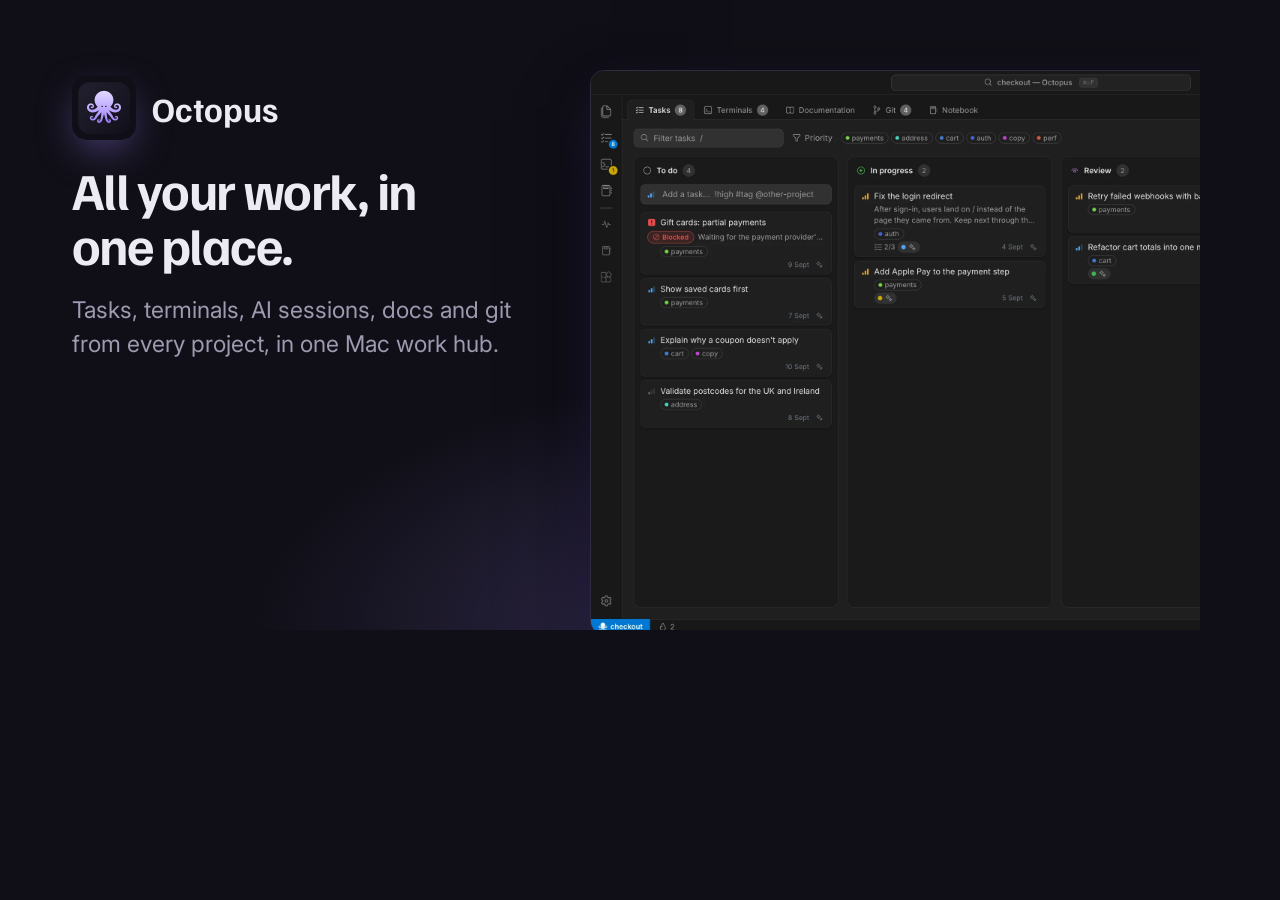
<file: screens/og.html>
<!doctype html>
<!-- The site's social preview (docs/assets/og.png, 1200×630), the image search results and shared links show.
     sh screens/og.sh renders it with headless Chrome. -->
<html lang="en">
<head>
  <meta charset="utf-8" />
  <link href="https://fonts.googleapis.com/css2?family=Familjen+Grotesk:wght@700&family=Inter:wght@500&display=swap" rel="stylesheet" />
  <style>
    html, body { margin: 0; width: 1200px; height: 630px; overflow: hidden; }
    body {
      background: radial-gradient(70% 60% at 70% 100%, rgba(160, 131, 255, 0.28), transparent 70%), #100f17;
      color: #ecebf3; font-family: Inter, system-ui, sans-serif; position: relative;
    }
    .copy { position: absolute; left: 72px; top: 76px; width: 470px; display: grid; gap: 22px; }
    .brand { display: flex; align-items: center; gap: 16px; font: 700 34px "Familjen Grotesk", sans-serif; }
    .brand img { width: 64px; height: 64px; border-radius: 15px; box-shadow: 0 14px 40px -10px rgba(160, 131, 255, 0.55); }
    h1 { margin: 0; font: 700 52px/1.06 "Familjen Grotesk", sans-serif; letter-spacing: -0.03em; }
    p { margin: 0; font-size: 23px; line-height: 1.45; color: #9e9ab0; }
    .shot {
      position: absolute; left: 590px; top: 70px; width: 900px; border-radius: 14px; overflow: hidden;
      border: 1px solid #2f2c3d; box-shadow: 0 30px 80px -20px rgba(0, 0, 0, 0.9), 0 18px 50px -20px rgba(110, 80, 220, 0.5);
    }
    .shot img { display: block; width: 100%; }
  </style>
</head>
<body>
  <div class="copy">
    <div class="brand"><img src="../docs/assets/icon.png" alt="" /> Octopus</div>
    <h1>All your work, in one&nbsp;place.</h1>
    <p>Tasks, terminals, AI sessions, docs and git from every project, in one Mac work hub.</p>
  </div>
  <div class="shot"><img src="../docs/assets/screens/board.webp" alt="" /></div>
</body>
</html>
</file>
<file: docs/styles.css>
/* Octopus site. Colours from the app icon: lavender on a violet-black squircle. Dark only, like the
   screenshots it shows. */

:root {
  --bg: #100f17;
  --bg-raised: #17151f;
  --bg-sunk: #0c0b12;
  --line: #262335;
  --line-soft: #1d1b28;
  --fg: #ecebf3;
  --fg-muted: #9e9ab0;
  --fg-faint: #6f6b82;
  --lavender: #c9bbff;
  --lavender-deep: #a083ff;
  --on-accent: #17131f;

  /* Session states, as in the app */
  --working: #5aa9ff;
  --idle: #4ec98a;
  --waiting: #e6c14f;

  --font-display: "Familjen Grotesk", "Inter", system-ui, sans-serif;
  --font-body: "Inter", system-ui, -apple-system, sans-serif;
  --font-mono: "JetBrains Mono", ui-monospace, "SF Mono", Menlo, monospace;

  --wrap: 1180px;
  --wrap-wide: 1320px;
  --radius: 12px;
  color-scheme: dark;
}

*, *::before, *::after { box-sizing: border-box; }
html { scroll-behavior: smooth; scroll-padding-top: 72px; -webkit-text-size-adjust: 100%; }
@media (prefers-reduced-motion: reduce) { html { scroll-behavior: auto; } }

body {
  margin: 0;
  background: var(--bg);
  color: var(--fg);
  font: 400 16px/1.6 var(--font-body);
  -webkit-font-smoothing: antialiased;
}

img { max-width: 100%; height: auto; display: block; }
a { color: var(--lavender); text-underline-offset: 3px; }
a:hover { color: #fff; }
:focus-visible { outline: 2px solid var(--lavender); outline-offset: 3px; border-radius: 6px; }
p { margin: 0; }
h1, h2, h3 { font-family: var(--font-display); margin: 0; color: var(--fg); }

code, kbd { font: 400 0.86em var(--font-mono); background: #221f2e; border: 1px solid var(--line); padding: 0.05em 0.4em; border-radius: 5px; color: #dcd5ff; }
kbd { margin-right: 2px; }

.wrap { max-width: var(--wrap); margin: 0 auto; padding: 0 24px; }
.wrap-wide { max-width: var(--wrap-wide); }
@media (max-width: 600px) { .wrap { padding: 0 16px; } }

.skip { position: absolute; left: -999px; top: 8px; background: var(--lavender); color: var(--on-accent); padding: 8px 12px; border-radius: 8px; z-index: 20; }
.skip:focus { left: 8px; }
.small { font-size: 0.875rem; color: var(--fg-muted); }

/* Buttons */
.button {
  display: inline-flex; align-items: center; justify-content: center; gap: 9px;
  height: 46px; padding: 0 22px; border-radius: 10px;
  font: 600 0.97rem var(--font-body); text-decoration: none; white-space: nowrap;
  border: 1px solid transparent; transition: background-color 0.15s, border-color 0.15s;
}
.button.primary { background: var(--lavender); color: var(--on-accent); }
.button.primary:hover { background: #ddd3ff; color: var(--on-accent); }
.button.ghost { color: var(--fg); border-color: var(--line); background: rgba(255, 255, 255, 0.02); }
.button.ghost:hover { border-color: #3a3650; color: #fff; }
.button.small { height: 34px; padding: 0 14px; font-size: 0.88rem; border-radius: 8px; background: var(--lavender); color: var(--on-accent); }
.button.small:hover { background: #ddd3ff; color: var(--on-accent); }
.button[hidden] { display: none; }

/* Header */
.top { position: sticky; top: 0; z-index: 10; background: rgba(16, 15, 23, 0.78); backdrop-filter: saturate(140%) blur(14px); -webkit-backdrop-filter: saturate(140%) blur(14px); border-bottom: 1px solid var(--line-soft); }
.top-row { display: flex; align-items: center; justify-content: space-between; height: 60px; }
.brand { display: inline-flex; align-items: center; gap: 10px; color: var(--fg); text-decoration: none; font: 700 1.1rem var(--font-display); }
.brand img { border-radius: 7px; }
.top nav { display: flex; align-items: center; gap: 26px; font-size: 0.93rem; }
.top nav a:not(.button) { color: var(--fg-muted); text-decoration: none; }
.top nav a:not(.button):hover { color: var(--fg); }
@media (max-width: 560px) { .top nav a:not(.button) { display: none; } }

/* Hero */
.hero { padding: 88px 0 40px; position: relative; overflow: hidden; }
.hero::before {
  content: ""; position: absolute; inset: auto 0 0; height: 70%;
  background: radial-gradient(60% 55% at 50% 60%, rgba(160, 131, 255, 0.22), transparent 70%);
  pointer-events: none;
}
.hero-copy { text-align: center; display: grid; justify-items: center; gap: 22px; position: relative; }
/* drop-shadow, not box-shadow: icon.png has a transparent margin, and the glow must start at the squircle's
   edge, all round (a tight one on the edge, a wide one around it) */
.hero-icon { width: 104px; height: 104px; filter: drop-shadow(0 0 2px rgba(160, 131, 255, 0.6)) drop-shadow(0 0 22px rgba(160, 131, 255, 0.4)); }
h1 { font-size: clamp(2.3rem, 5.2vw, 4rem); line-height: 1.04; letter-spacing: -0.03em; font-weight: 700; max-width: 21ch; text-wrap: balance; }
.lede { font-size: 1.18rem; color: var(--fg-muted); max-width: 54ch; text-wrap: pretty; }
.cta { display: flex; flex-wrap: wrap; gap: 12px; justify-content: center; margin-top: 6px; }
@media (max-width: 600px) { .hero { padding-top: 56px; } .lede { font-size: 1.05rem; } }

/* Screenshots: the app's window, its traffic lights drawn over the title bar's empty corner */
.shot {
  margin: 0; position: relative; border-radius: var(--radius); overflow: hidden;
  background: #1f1f1f; border: 1px solid #2f2c3d;
  box-shadow: 0 1px 0 rgba(255, 255, 255, 0.05) inset, 0 30px 70px -30px rgba(0, 0, 0, 0.8), 0 18px 40px -24px rgba(110, 80, 220, 0.35);
  cursor: zoom-in;
}
.shot::before {
  content: ""; position: absolute; top: 1.15%; left: 1%; width: 52px; height: 12px;
  background:
    radial-gradient(circle at 6px 6px, #ff5f57 5.5px, transparent 6px),
    radial-gradient(circle at 26px 6px, #febc2e 5.5px, transparent 6px),
    radial-gradient(circle at 46px 6px, #28c840 5.5px, transparent 6px);
}
@media (max-width: 700px) { .shot::before { transform: scale(0.6); transform-origin: left top; } }
/* Screenshots that already show their own traffic lights */
.shot.own-lights::before { display: none; }

/* Crops: a part of the window, no frame, fading out where it was cut. --fl, --fr, --fb: where the
   fade from the left, to the right and to the bottom starts (none when unset). */
.shot.crop { background: none; border: 0; box-shadow: none; border-radius: 0; overflow: visible; }
.shot.crop::before { display: none; }
.shot.crop img {
  border-radius: 10px 10px 0 0;
  -webkit-mask-image:
    linear-gradient(to right, transparent 0, #000 var(--fl, 0%), #000 var(--fr, 100%), transparent 100%),
    linear-gradient(to bottom, #000 var(--fb, 100%), transparent 100%);
  -webkit-mask-composite: source-in;
  mask-image:
    linear-gradient(to right, transparent 0, #000 var(--fl, 0%), #000 var(--fr, 100%), transparent 100%),
    linear-gradient(to bottom, #000 var(--fb, 100%), transparent 100%);
  mask-composite: intersect;
}
/* After .shot, whose margin: 0 would undo the space below the buttons */
.shot-hero { max-width: 1080px; margin: 56px auto 0; }
@media (max-width: 600px) { .shot-hero { margin-top: 40px; } }

/* Feature index */
.index { display: flex; flex-wrap: wrap; justify-content: center; gap: 8px; padding-top: 56px; padding-bottom: 24px; }
.index a { display: inline-flex; align-items: center; gap: 8px; padding: 7px 14px; border: 1px solid var(--line); border-radius: 999px; color: var(--fg-muted); text-decoration: none; font-size: 0.9rem; background: var(--bg-raised); }
.index a:hover { color: var(--fg); border-color: #3a3650; }

.dot { display: inline-block; width: 8px; height: 8px; border-radius: 50%; background: var(--c, var(--lavender)); flex: none; }

/* Features */
.feature { padding: 96px 0; }
.feature + .feature { border-top: 1px solid var(--line-soft); }
.feature-row { display: grid; grid-template-columns: minmax(0, 5fr) minmax(0, 8fr); gap: 64px; align-items: center; }
.feature.flip .feature-row { grid-template-columns: minmax(0, 8fr) minmax(0, 5fr); }
.feature.flip .feature-copy { order: 2; }
.feature-copy { display: grid; gap: 18px; align-content: center; }
.kicker { font: 600 0.92rem var(--font-body); color: var(--lavender); }
h2 { font-size: clamp(1.7rem, 2.9vw, 2.35rem); line-height: 1.12; letter-spacing: -0.022em; font-weight: 700; text-wrap: balance; }
.feature-copy > p:not(.kicker):not(.small) { color: var(--fg-muted); font-size: 1.04rem; }
.points { list-style: none; margin: 4px 0 0; padding: 0; display: grid; gap: 10px; font-size: 0.95rem; }
.points li { position: relative; padding-left: 26px; }
.points li::before { content: ""; position: absolute; left: 0; top: 0.8em; width: 14px; height: 1px; background: var(--lavender-deep); }
.points.states li { display: flex; align-items: center; gap: 10px; padding-left: 0; }
.points.states li::before { display: none; }
.points.states .dot { width: 10px; height: 10px; box-shadow: 0 0 0 4px color-mix(in srgb, var(--c) 18%, transparent); }

.shot-pair { display: grid; gap: 28px; }
.shot-pair .shot:last-child { width: 78%; justify-self: end; }

@media (max-width: 920px) {
  .feature { padding: 72px 0; }
  .feature-row, .feature.flip .feature-row { grid-template-columns: 1fr; gap: 36px; }
  .feature.flip .feature-copy { order: 0; }
}

/* Mido: a companion app, shown in its own colours (green and orange, from its icon) */
.mido {
  --mido-green: #2d6a5f;
  --mido-orange: #d98a3d;
  --mido-cream: #f7f3ea;
  background: radial-gradient(70% 50% at 50% 0%, rgba(45, 106, 95, 0.2), transparent 70%);
}
.mido .kicker { color: var(--mido-orange); }
.mido-head { display: grid; gap: 18px; max-width: 760px; margin: 0 auto 56px; text-align: center; justify-items: center; }
.mido-head > p:last-child { color: var(--fg-muted); font-size: 1.04rem; max-width: 62ch; text-wrap: pretty; }
.mido-head b { color: var(--fg); }
.mido-pair { display: flex; align-items: center; gap: 14px; margin-bottom: 4px; }
.mido-pair img { filter: drop-shadow(0 10px 18px rgba(0, 0, 0, 0.6)); }
.mido-plus { font: 600 1.4rem var(--font-display); color: var(--fg-faint); }
.mido .feature-row { grid-template-columns: minmax(0, 5fr) minmax(0, 8fr); }
.mido-gains { list-style: none; margin: 0; padding: 0; display: grid; gap: 22px; }
.mido-gains li { padding-left: 18px; border-left: 2px solid var(--mido-green); color: var(--fg-muted); font-size: 0.95rem; }
.mido-gains b { display: block; font: 600 1.02rem var(--font-display); color: var(--fg); margin-bottom: 2px; }
.mido-cta { display: flex; flex-wrap: wrap; gap: 12px; justify-content: center; margin-top: 56px; }
.button.mido-button { background: var(--mido-green); color: var(--mido-cream); border-color: #3b8576; }
.button.mido-button:hover { background: #357a6d; color: #fff; }
.button.mido-button img { border-radius: 5px; }
.mido-note { text-align: center; margin-top: 14px; color: var(--fg-faint); }
@media (max-width: 920px) { .mido .feature-row { grid-template-columns: 1fr; } }

/* More */
.more { padding: 96px 0; border-top: 1px solid var(--line-soft); background: var(--bg-sunk); }
.more-title { max-width: 24ch; }
.more-grid { margin: 48px 0 0; display: grid; grid-template-columns: repeat(3, 1fr); gap: 40px 48px; }
.more-grid dt { font: 600 1.02rem var(--font-display); margin-bottom: 6px; }
.more-grid dd { margin: 0; color: var(--fg-muted); font-size: 0.95rem; }
@media (max-width: 900px) { .more-grid { grid-template-columns: 1fr 1fr; } }
@media (max-width: 560px) { .more-grid { grid-template-columns: 1fr; gap: 28px; } }

/* Extensions */
.extensions { border-top: 1px solid var(--line-soft); background: linear-gradient(180deg, rgba(160, 131, 255, 0.07), transparent 40%); }
.ext-head { display: grid; gap: 18px; max-width: 760px; margin: 0 auto 56px; text-align: center; justify-items: center; }
.ext-head > p:last-child { color: var(--fg-muted); font-size: 1.04rem; max-width: 62ch; }
.ext-steps { list-style: none; counter-reset: step; padding: 0; margin: 56px 0 0; display: grid; grid-template-columns: repeat(3, 1fr); gap: 40px; }
.ext-steps li { counter-increment: step; display: grid; gap: 8px; align-content: start; }
.ext-steps li::before { content: counter(step); width: 28px; height: 28px; display: grid; place-items: center; border-radius: 50%; border: 1px solid var(--lavender-deep); color: var(--lavender); font: 600 0.85rem var(--font-display); margin-bottom: 6px; }
.ext-steps h3 { font-size: 1.08rem; }
.ext-steps p { color: var(--fg-muted); font-size: 0.95rem; }
@media (max-width: 760px) { .ext-steps { grid-template-columns: 1fr; gap: 28px; } }
/* Public and private marketplaces, under the steps: a card each */
.markets { margin-top: 72px; display: grid; gap: 28px; }
.markets-head { text-align: center; display: grid; gap: 6px; }
.markets-head h3 { font-size: 1.3rem; }
.markets-head p { color: var(--fg-muted); }
.markets-grid { display: grid; grid-template-columns: 1fr 1fr; gap: 20px; max-width: 900px; width: 100%; margin: 0 auto; }
@media (max-width: 760px) { .markets-grid { grid-template-columns: 1fr; } }
.market-card { --tint: 90, 169, 255; display: grid; gap: 14px; align-content: start; padding: 22px; border-radius: var(--radius); border: 1px solid var(--line); background: linear-gradient(180deg, rgba(var(--tint), 0.07), transparent 70%), var(--bg-raised); }
.market-card.private { --tint: 160, 131, 255; }
.market-top { display: flex; align-items: center; gap: 12px; }
.market-top b { display: block; font-family: var(--font-display); font-size: 1.05rem; }
.market-top code { display: block; font: 0.8rem var(--font-mono); color: var(--fg-faint); overflow-wrap: anywhere; }
.market-icon { flex: none; width: 38px; height: 38px; display: grid; place-items: center; border-radius: 10px; color: rgb(var(--tint)); background: rgba(var(--tint), 0.12); border: 1px solid rgba(var(--tint), 0.25); }
.market-card > p { color: var(--fg-muted); font-size: 0.95rem; }
.market-chips { list-style: none; margin: 0; padding: 0; display: flex; flex-wrap: wrap; gap: 8px; }
.market-card[href] { color: inherit; text-decoration: none; transition: border-color 0.2s, transform 0.2s; }
.market-card[href]:hover { border-color: rgba(var(--tint), 0.45); transform: translateY(-2px); }
.market-link { font-size: 0.88rem; color: rgb(var(--tint)); }
.market-chips li { font-size: 0.82rem; padding: 3px 10px; border-radius: 999px; color: var(--fg); background: rgba(var(--tint), 0.1); border: 1px solid rgba(var(--tint), 0.22); }

/* Back to top: shown once the page is scrolled (to-top.js) */
.to-top { position: fixed; right: 24px; bottom: 24px; z-index: 20; width: 44px; height: 44px; display: grid; place-items: center; border-radius: 50%; border: 1px solid var(--line); background: rgba(23, 21, 31, 0.85); backdrop-filter: blur(10px); -webkit-backdrop-filter: blur(10px); color: var(--fg); cursor: pointer; box-shadow: 0 10px 30px -10px rgba(0, 0, 0, 0.8); opacity: 0; transform: translateY(8px); pointer-events: none; transition: opacity 0.2s, transform 0.2s, border-color 0.2s, color 0.2s; }
.to-top.shown { opacity: 1; transform: none; pointer-events: auto; }
.to-top:hover { border-color: var(--lavender-deep); color: var(--lavender); }
@media (max-width: 600px) { .to-top { right: 16px; bottom: 16px; } }

.code { margin: 48px 0 0; padding: 20px 22px; background: var(--bg-sunk); border: 1px solid var(--line); border-radius: var(--radius); font: 400 0.84rem/1.7 var(--font-mono); color: #d8d4e8; overflow-x: auto; white-space: pre; }
.code .k { color: var(--lavender); }
.code .s { color: #8fd6b4; }
.code .c { color: var(--fg-faint); }
.code code { background: none; border: 0; padding: 0; font-size: inherit; color: inherit; }

/* Download */
.download { padding: 110px 0 96px; border-top: 1px solid var(--line-soft); }
.download-card { text-align: center; display: grid; justify-items: center; gap: 18px; }
/* Like .hero-icon: drop-shadow follows the squircle, not icon.png's transparent margin */
.download-card img { width: 112px; height: 112px; filter: drop-shadow(0 0 2px rgba(160, 131, 255, 0.6)) drop-shadow(0 0 22px rgba(160, 131, 255, 0.4)); }
.download-card .cta { margin-top: 8px; }

.download-info { display: grid; grid-template-columns: 1fr 1fr; gap: 20px; max-width: 880px; margin-top: 56px; }
.info-card { padding: 22px 24px; border: 1px solid var(--line); border-radius: var(--radius); background: var(--bg-raised); display: grid; gap: 12px; align-content: start; font-size: 0.93rem; color: var(--fg-muted); }
.info-card h3 { font-size: 1rem; }
.info-card b { color: var(--fg); font-weight: 600; }
.info-card .code { margin: 2px 0 0; padding: 10px 12px; font-size: 0.78rem; white-space: pre-wrap; word-break: break-all; }
.checklist { list-style: none; margin: 0; padding: 0; display: grid; gap: 8px; }
.checklist li { position: relative; padding-left: 24px; }
.checklist li::before { content: ""; position: absolute; left: 2px; top: 0.42em; width: 9px; height: 5px; border-left: 1.5px solid var(--lavender); border-bottom: 1.5px solid var(--lavender); transform: rotate(-45deg); }
@media (max-width: 720px) { .download-info { grid-template-columns: 1fr; } }

.releases-wrap { margin-top: 64px; max-width: 760px; }
.releases-wrap[hidden] { display: none; }
.releases-wrap h3 { font-size: 1rem; color: var(--fg-muted); font-weight: 600; }
.releases { list-style: none; padding: 0; margin: 12px 0 0; border-top: 1px solid var(--line); }
.releases li { display: flex; flex-wrap: wrap; gap: 4px 20px; align-items: baseline; padding: 12px 0; border-bottom: 1px solid var(--line); font-size: 0.93rem; }
.releases b { font-family: var(--font-display); min-width: 64px; }
.releases .grow { flex: 1; }
.releases-more[hidden] { display: none; }
.releases-more summary { cursor: pointer; padding: 12px 0; font-size: 0.93rem; color: var(--fg-muted); list-style: none; display: flex; align-items: center; gap: 8px; }
.releases-more summary::-webkit-details-marker { display: none; }
.releases-more summary::before { content: ""; width: 6px; height: 6px; border-right: 1.5px solid currentColor; border-bottom: 1.5px solid currentColor; transform: rotate(-45deg); transition: transform 0.15s; }
.releases-more[open] summary::before { transform: rotate(45deg); }
.releases-more summary:hover { color: var(--fg); }
.releases-more .releases { margin: 0; border-top: 0; }
@media (max-width: 560px) { .releases li { display: grid; grid-template-columns: auto 1fr auto; } .releases li > a:last-child { grid-column: 1 / -1; } }

/* Footer */
.foot { border-top: 1px solid var(--line-soft); padding: 28px 0 44px; }
.foot-row { display: flex; flex-wrap: wrap; align-items: center; gap: 10px 24px; }
.foot .brand { font-size: 0.95rem; }
.foot .brand img { border-radius: 5px; }
.grow { flex: 1; }

/* Lightbox */
.lightbox { border: 0; padding: 0; background: transparent; max-width: min(96vw, 1800px); max-height: 94vh; overflow: visible; }
.lightbox::backdrop { background: rgba(8, 7, 12, 0.88); backdrop-filter: blur(4px); }
.lightbox img { max-height: 92vh; width: auto; border-radius: 10px; border: 1px solid #2f2c3d; }
.lightbox-close { position: absolute; top: -14px; right: -14px; width: 34px; height: 34px; border-radius: 50%; border: 1px solid var(--line); background: var(--bg-raised); color: var(--fg); font-size: 20px; line-height: 1; cursor: pointer; }

.ext-cta { display: flex; flex-wrap: wrap; align-items: center; justify-content: center; gap: 12px 18px; margin-top: 56px; }

/* Guide: a page of documentation (extensions/), a table of contents beside the text */
.top nav a[aria-current="page"] { color: var(--fg); }
.guide-hero { padding: 72px 0 48px; border-bottom: 1px solid var(--line-soft); background: linear-gradient(180deg, rgba(160, 131, 255, 0.08), transparent); }
.guide-hero .wrap { display: grid; gap: 18px; }
.guide-hero h1 { font-size: clamp(2rem, 4.4vw, 3.2rem); max-width: 22ch; }
.crumbs { font-size: 0.88rem; color: var(--fg-faint); }
.crumbs a { color: var(--fg-muted); text-decoration: none; }
.crumbs a:hover { color: var(--fg); }

.guide { display: grid; grid-template-columns: 220px minmax(0, 1fr); gap: 64px; padding-top: 56px; padding-bottom: 96px; }
.toc { position: sticky; top: 84px; align-self: start; font-size: 0.9rem; }
.toc p { font-weight: 600; color: var(--fg); margin-bottom: 10px; }
.toc ol { list-style: none; margin: 0; padding: 0; display: grid; gap: 2px; border-left: 1px solid var(--line); }
.toc a { display: block; padding: 4px 0 4px 14px; margin-left: -1px; border-left: 1px solid transparent; color: var(--fg-muted); text-decoration: none; }
.toc a:hover { color: var(--fg); border-left-color: var(--lavender-deep); }
@media (max-width: 900px) {
  .guide { grid-template-columns: minmax(0, 1fr); gap: 32px; padding-top: 36px; }
  .toc { position: static; }
  .toc ol { grid-template-columns: 1fr 1fr; border-left: 0; }
  .toc a { padding-left: 0; }
}

.prose { max-width: 760px; min-width: 0; color: var(--fg-muted); }
.prose > section + section { margin-top: 72px; }
.prose h2 { font-size: clamp(1.5rem, 2.4vw, 1.9rem); margin-bottom: 18px; }
.prose h3 { font-size: 1.12rem; margin: 36px 0 12px; }
.prose p, .prose ul, .prose ol { margin: 0 0 16px; }
.prose ul, .prose ol { padding-left: 22px; }
.prose li { margin-bottom: 6px; }
.prose li::marker { color: var(--lavender-deep); }
.prose b, .prose strong { color: var(--fg); font-weight: 600; }
.prose .code { margin: 8px 0 22px; }
.prose .file { display: block; font: 400 0.8rem var(--font-mono); color: var(--fg-faint); margin: 22px 0 -2px; }
.prose table { width: 100%; border-collapse: collapse; margin: 8px 0 22px; font-size: 0.92rem; }
.prose th { text-align: left; color: var(--fg); font-weight: 600; }
.prose th, .prose td { padding: 10px 12px 10px 0; border-bottom: 1px solid var(--line); vertical-align: top; }
.prose td:first-child { white-space: nowrap; }
.table-scroll { overflow-x: auto; }
.note { border: 1px solid var(--line); border-left: 3px solid var(--lavender-deep); background: var(--bg-raised); border-radius: 8px; padding: 14px 18px; margin: 8px 0 22px; font-size: 0.95rem; }
.note p:last-child { margin-bottom: 0; }
.steps { counter-reset: step; list-style: none; padding: 0 !important; }
.steps > li { counter-increment: step; position: relative; padding-left: 40px; margin-bottom: 14px; }
.steps > li::before { content: counter(step); position: absolute; left: 0; top: 1px; width: 26px; height: 26px; display: grid; place-items: center; border-radius: 50%; border: 1px solid var(--lavender-deep); color: var(--lavender); font: 600 0.8rem var(--font-display); }
.guide-next { margin-top: 72px; padding: 28px; border: 1px solid var(--line); border-radius: var(--radius); background: var(--bg-raised); display: grid; gap: 14px; justify-items: start; }
.guide-next h2 { margin: 0; }


/* Support: every app is free; Ko-fi, in its warm colour, pays for the work */
.support { padding: 96px 0; border-top: 1px solid var(--line-soft); background: radial-gradient(60% 70% at 85% 50%, rgba(230, 193, 79, 0.08), transparent 70%), var(--bg-sunk); }
.support-card { display: grid; grid-template-columns: minmax(0, 6fr) minmax(0, 5fr); gap: 64px; align-items: center; }
.support-copy { display: grid; gap: 16px; }
.support-copy .kicker { color: #e6c14f; }
.support-copy > p:not(.kicker) { color: var(--fg-muted); font-size: 1.04rem; max-width: 56ch; text-wrap: pretty; }
.support-cta { display: flex; flex-wrap: wrap; align-items: center; gap: 12px 18px; margin-top: 10px; }
.button.kofi { background: #e6c14f; color: #1d1608; }
.button.kofi:hover { background: #f0d071; color: #1d1608; }
.apps { list-style: none; margin: 0; padding: 0; display: grid; gap: 10px; }
.apps a { display: flex; align-items: center; gap: 14px; padding: 12px 14px; border: 1px solid var(--line); border-radius: var(--radius); background: var(--bg-raised); color: var(--fg-muted); text-decoration: none; font-size: 0.9rem; transition: border-color 0.15s; }
.apps a:hover { border-color: #3a3650; color: var(--fg-muted); }
.apps img, .app-mark { width: 40px; height: 40px; border-radius: 10px; flex: none; }
.app-mark { display: grid; place-items: center; font: 700 1.1rem var(--font-display); color: var(--c); background: color-mix(in srgb, var(--c) 14%, var(--bg-sunk)); border: 1px solid color-mix(in srgb, var(--c) 30%, transparent); }
.apps b { display: block; color: var(--fg); font: 600 1rem var(--font-display); }
.apps .apps-more a { border-style: dashed; background: none; justify-content: center; color: var(--lavender); }
@media (max-width: 920px) { .support { padding: 72px 0; } .support-card { grid-template-columns: 1fr; gap: 40px; } }
</file>
